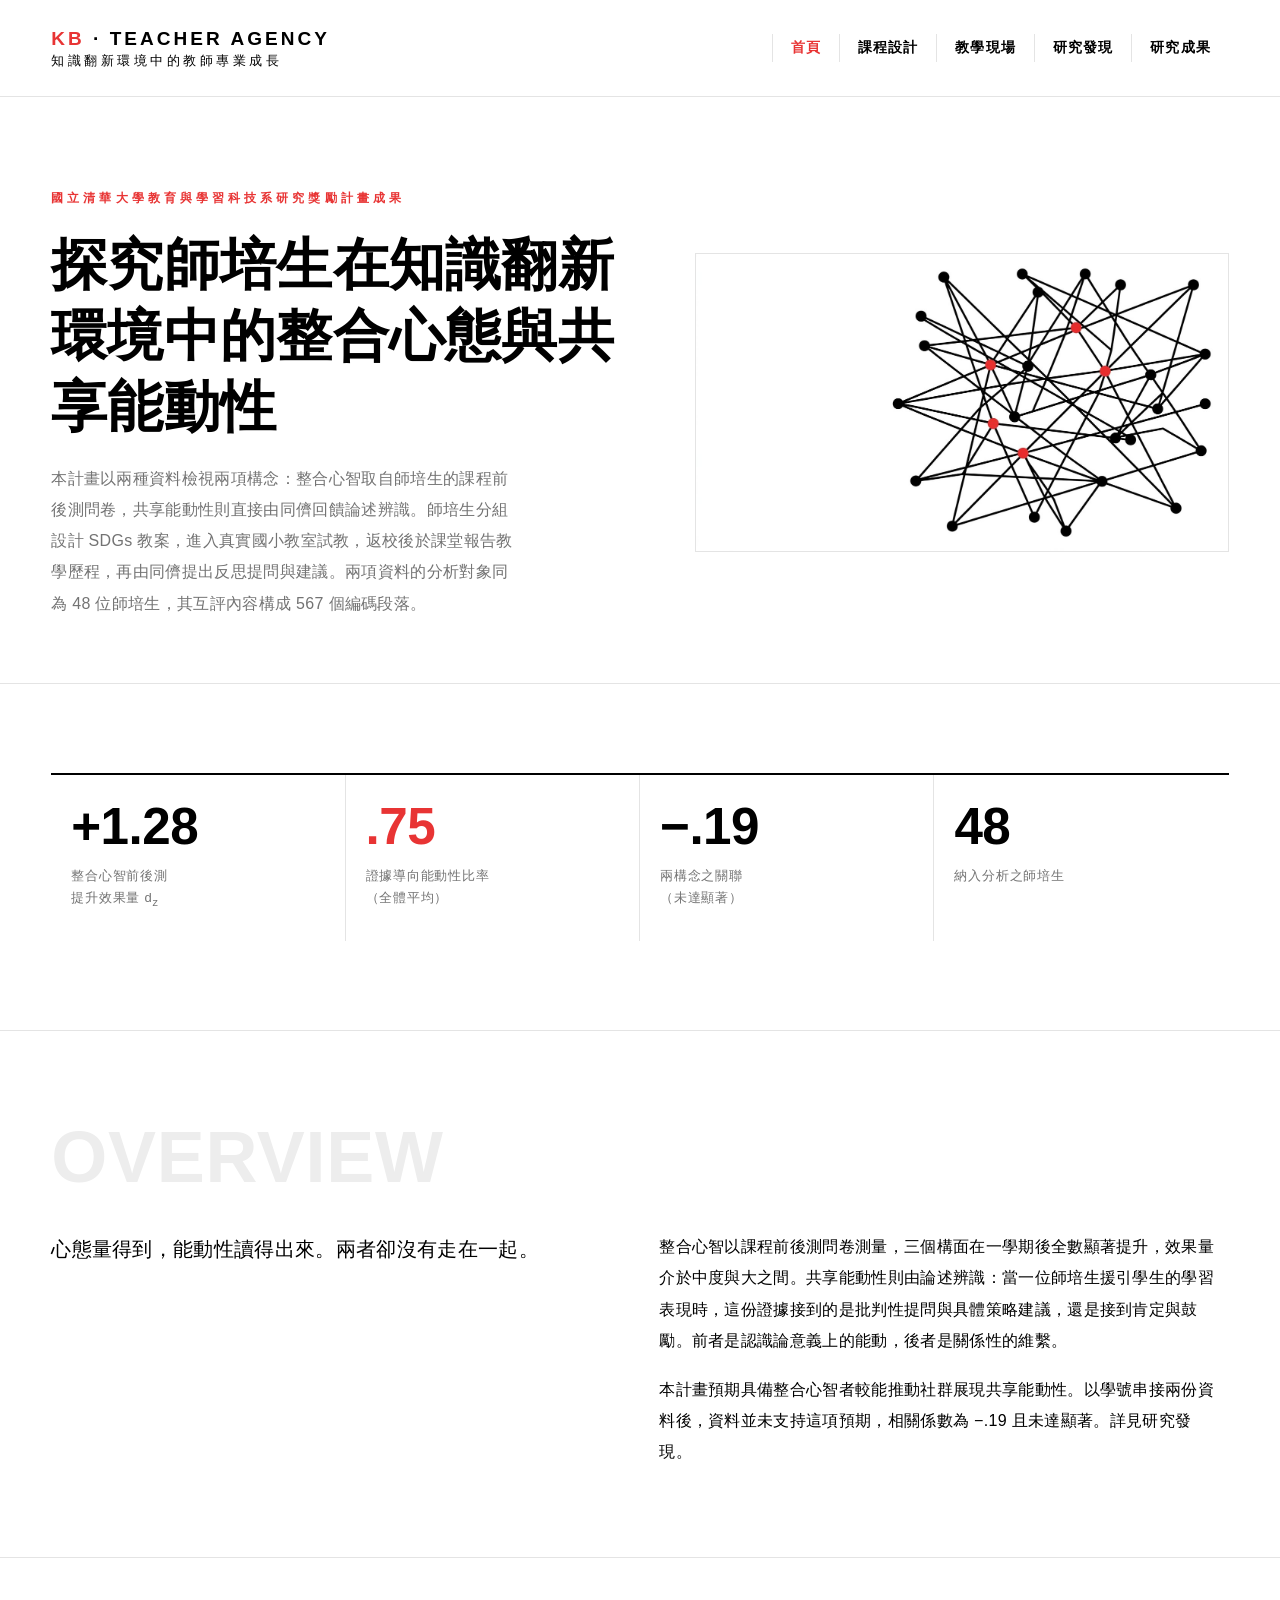
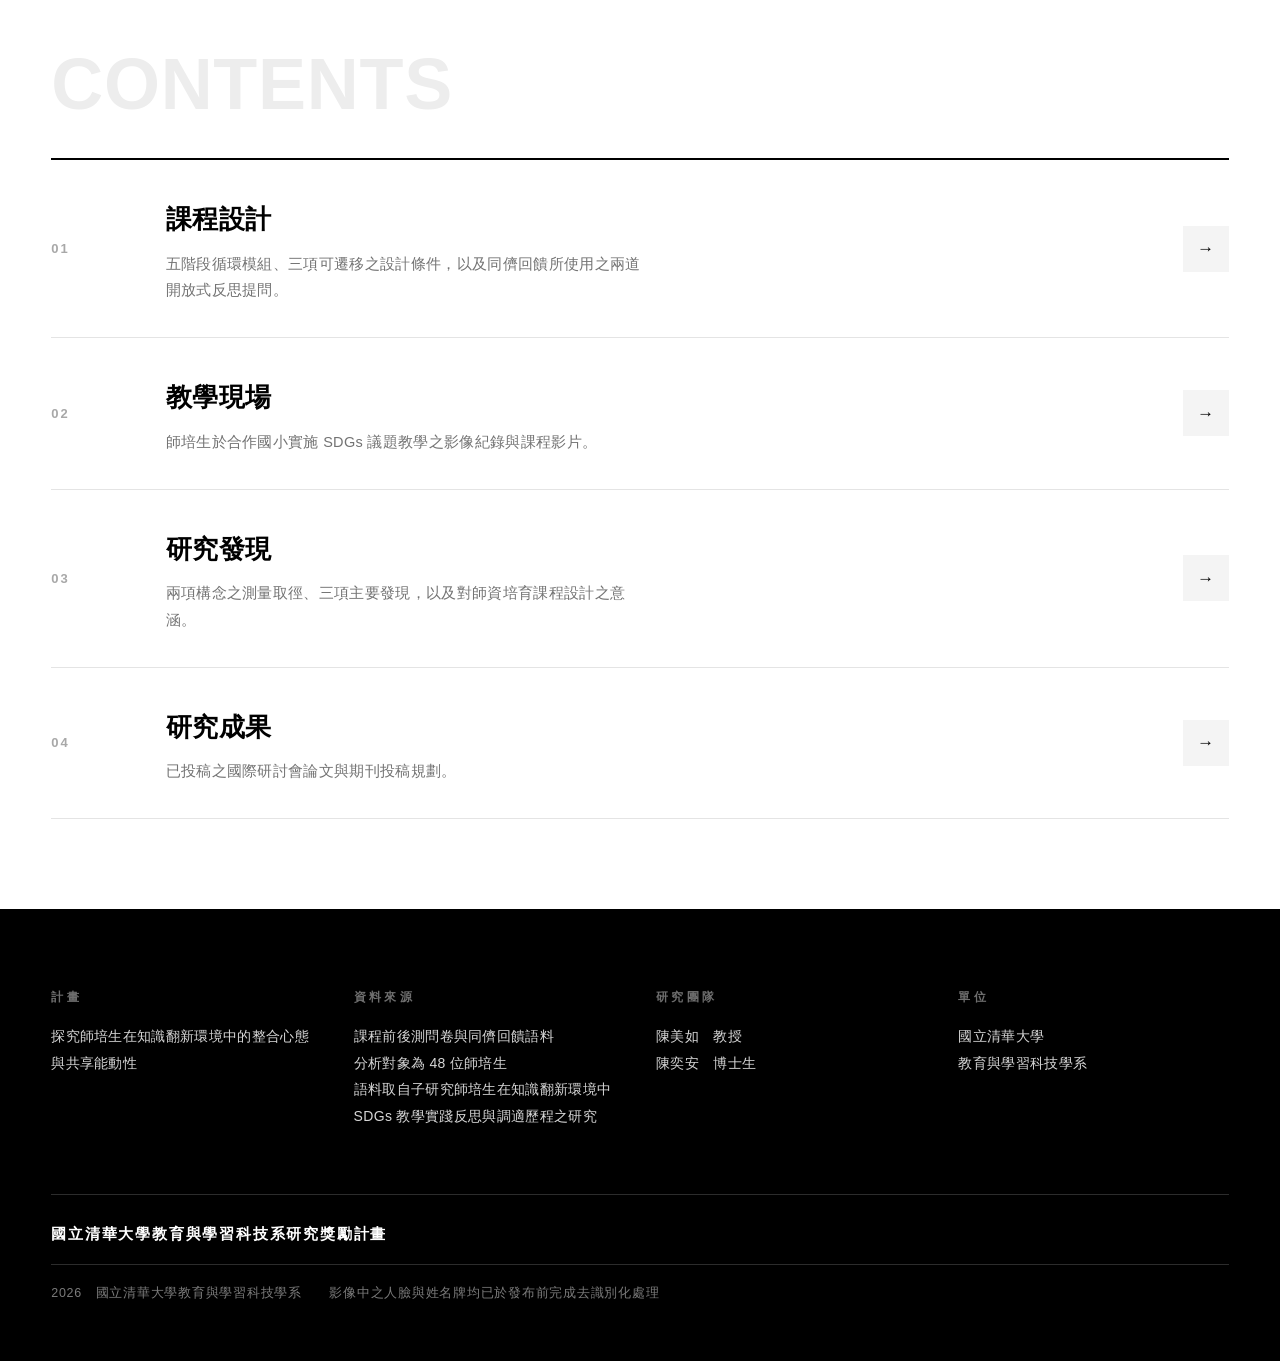
<file: index.html>
<!doctype html>
<html lang="zh-Hant">
<head>
<meta charset="utf-8">
<meta name="viewport" content="width=device-width, initial-scale=1">
<title>首頁｜探究師培生在知識翻新環境中的整合心態與共享能動性</title>
<meta name="description" content="探究師培生在知識翻新環境中的整合心態與共享能動性｜研究成果網站">
<link rel="stylesheet" href="assets/site.css?v=69a6966b">
</head>
<body>

<header class="mast">
  <div class="mast-in">
    <a class="mark" href="index.html">
      <div class="en"><span>KB</span>&nbsp;&middot;&nbsp;TEACHER AGENCY</div>
      <div class="zh">知識翻新環境中的教師專業成長</div>
    </a>
    <button class="burger" aria-label="選單"><i></i><i></i><i></i></button>
    <nav class="nav"><a href="index.html" class="on">首頁</a><a href="course.html">課程設計</a><a href="field.html">教學現場</a><a href="findings.html">研究發現</a><a href="outputs.html">研究成果</a></nav>
  </div>
</header>

<section class="ph lead">
  <div class="ph-in">
    <div class="rv">
      <div class="kicker">國立清華大學教育與學習科技系研究獎勵計畫成果</div>
      <h1>探究師培生在知識翻新環境中的整合心態與共享能動性</h1>
      <p class="stand">本計畫以兩種資料檢視兩項構念：整合心智取自師培生的課程前後測問卷，共享能動性則直接由同儕回饋論述辨識。師培生分組設計 SDGs 教案，進入真實國小教室試教，返校後於課堂報告教學歷程，再由同儕提出反思提問與建議。兩項資料的分析對象同為 48 位師培生，其互評內容構成 567 個編碼段落。</p>
    </div>
    <figure class="kv rv"><img src="assets/art/kv-home.jpg?v=034e2e5d" alt=""></figure>
  </div>
</section>

<section class="sec">
  <div class="shell">
    <div class="figs rv">
      <div class="f"><b>+1.28</b><span>整合心智前後測<br>提升效果量 d<sub>z</sub></span></div>
      <div class="f"><b>.75</b><span>證據導向能動性比率<br>（全體平均）</span></div>
      <div class="f"><b>−.19</b><span>兩構念之關聯<br>（未達顯著）</span></div>
      <div class="f"><b>48</b><span>納入分析之師培生</span></div>
    </div>
  </div>
</section>

<section class="sec">
  <div class="shell">
    <h2 class="lab rv">Overview</h2>
    <div class="cols">
      <div class="rv">
        <p class="lead-p">心態量得到，能動性讀得出來。兩者卻沒有走在一起。</p>
      </div>
      <div class="rv">
        <p>整合心智以課程前後測問卷測量，三個構面在一學期後全數顯著提升，效果量介於中度與大之間。共享能動性則由論述辨識：當一位師培生援引學生的學習表現時，這份證據接到的是批判性提問與具體策略建議，還是接到肯定與鼓勵。前者是認識論意義上的能動，後者是關係性的維繫。</p>
        <p>本計畫預期具備整合心智者較能推動社群展現共享能動性。以學號串接兩份資料後，資料並未支持這項預期，相關係數為 −.19 且未達顯著。詳見研究發現。</p>
      </div>
    </div>
  </div>
</section>

<section class="sec">
  <div class="shell">
    <h2 class="lab rv">Contents</h2>
    <div class="index-list rv">
      <a class="ix" href="course.html">
        <div class="n">01</div>
        <div><h3>課程設計</h3><p>五階段循環模組、三項可遷移之設計條件，以及同儕回饋所使用之兩道開放式反思提問。</p></div>
        <div class="go">→</div>
      </a>
      <a class="ix" href="field.html">
        <div class="n">02</div>
        <div><h3>教學現場</h3><p>師培生於合作國小實施 SDGs 議題教學之影像紀錄與課程影片。</p></div>
        <div class="go">→</div>
      </a>
      <a class="ix" href="findings.html">
        <div class="n">03</div>
        <div><h3>研究發現</h3><p>兩項構念之測量取徑、三項主要發現，以及對師資培育課程設計之意涵。</p></div>
        <div class="go">→</div>
      </a>
      <a class="ix" href="outputs.html">
        <div class="n">04</div>
        <div><h3>研究成果</h3><p>已投稿之國際研討會論文與期刊投稿規劃。</p></div>
        <div class="go">→</div>
      </a>
    </div>
  </div>
</section>


<footer class="foot">
  <div class="shell">
    <div class="grid">
      <div>
        <h4>計畫</h4>
        <p>探究師培生在知識翻新環境中的整合心態與共享能動性</p>
      </div>
      <div>
        <h4>資料來源</h4>
        <p>課程前後測問卷與同儕回饋語料<br>分析對象為 48 位師培生<br>語料取自子研究師培生在知識翻新環境中 SDGs 教學實踐反思與調適歷程之研究</p>
      </div>
      <div>
        <h4>研究團隊</h4>
        <p>陳美如　教授<br>陳奕安　博士生</p>
      </div>
      <div>
        <h4>單位</h4>
        <p>國立清華大學<br>教育與學習科技學系</p>
      </div>
    </div>
    <div class="fund">國立清華大學教育與學習科技系研究獎勵計畫</div>
    <div class="bar">2026　國立清華大學教育與學習科技學系　　影像中之人臉與姓名牌均已於發布前完成去識別化處理</div>
  </div>
</footer>

<div class="lb" id="lb"><button class="x" id="lbx" aria-label="關閉">×</button><div id="lbBody"></div><div class="cap" id="lbCap"></div></div>

<script src="assets/manifest.js?v=47760fdc"></script>
<script src="assets/site.js?v=cc3c981f"></script>
</body>
</html>
</file>
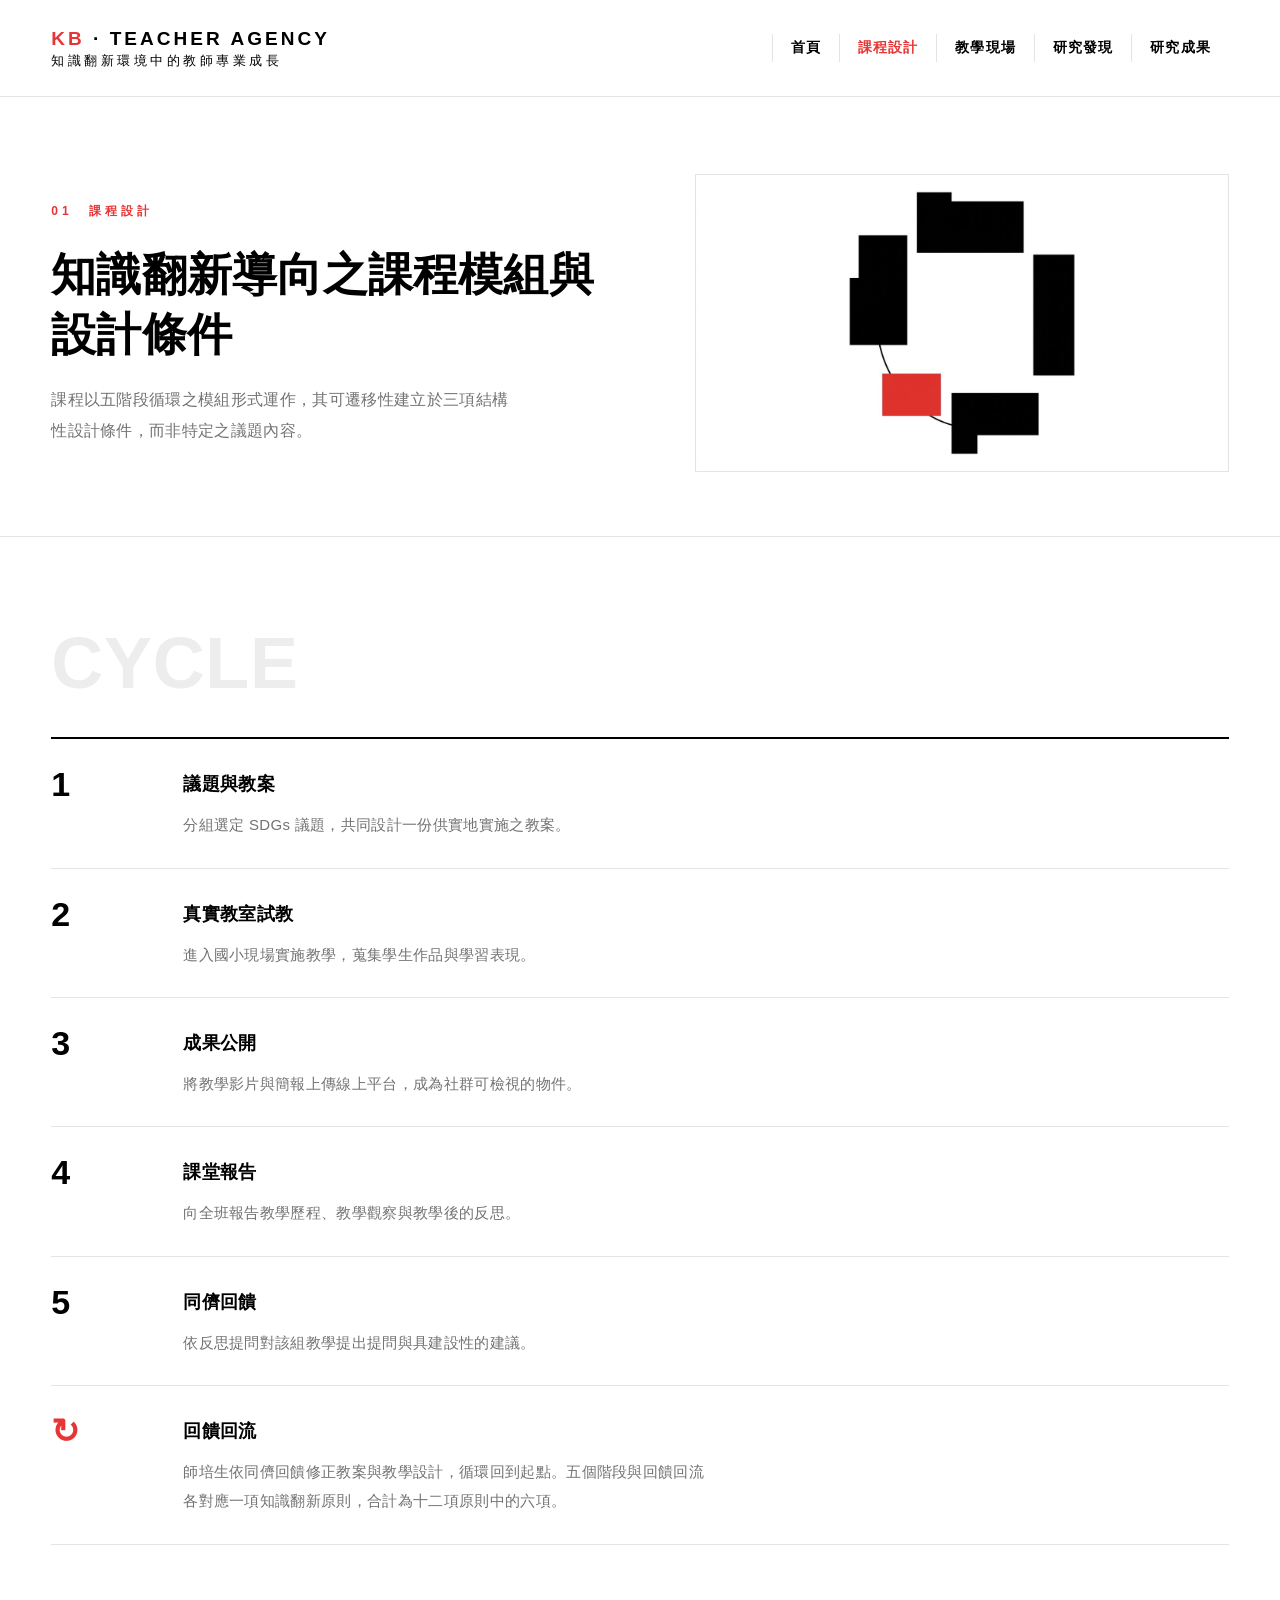
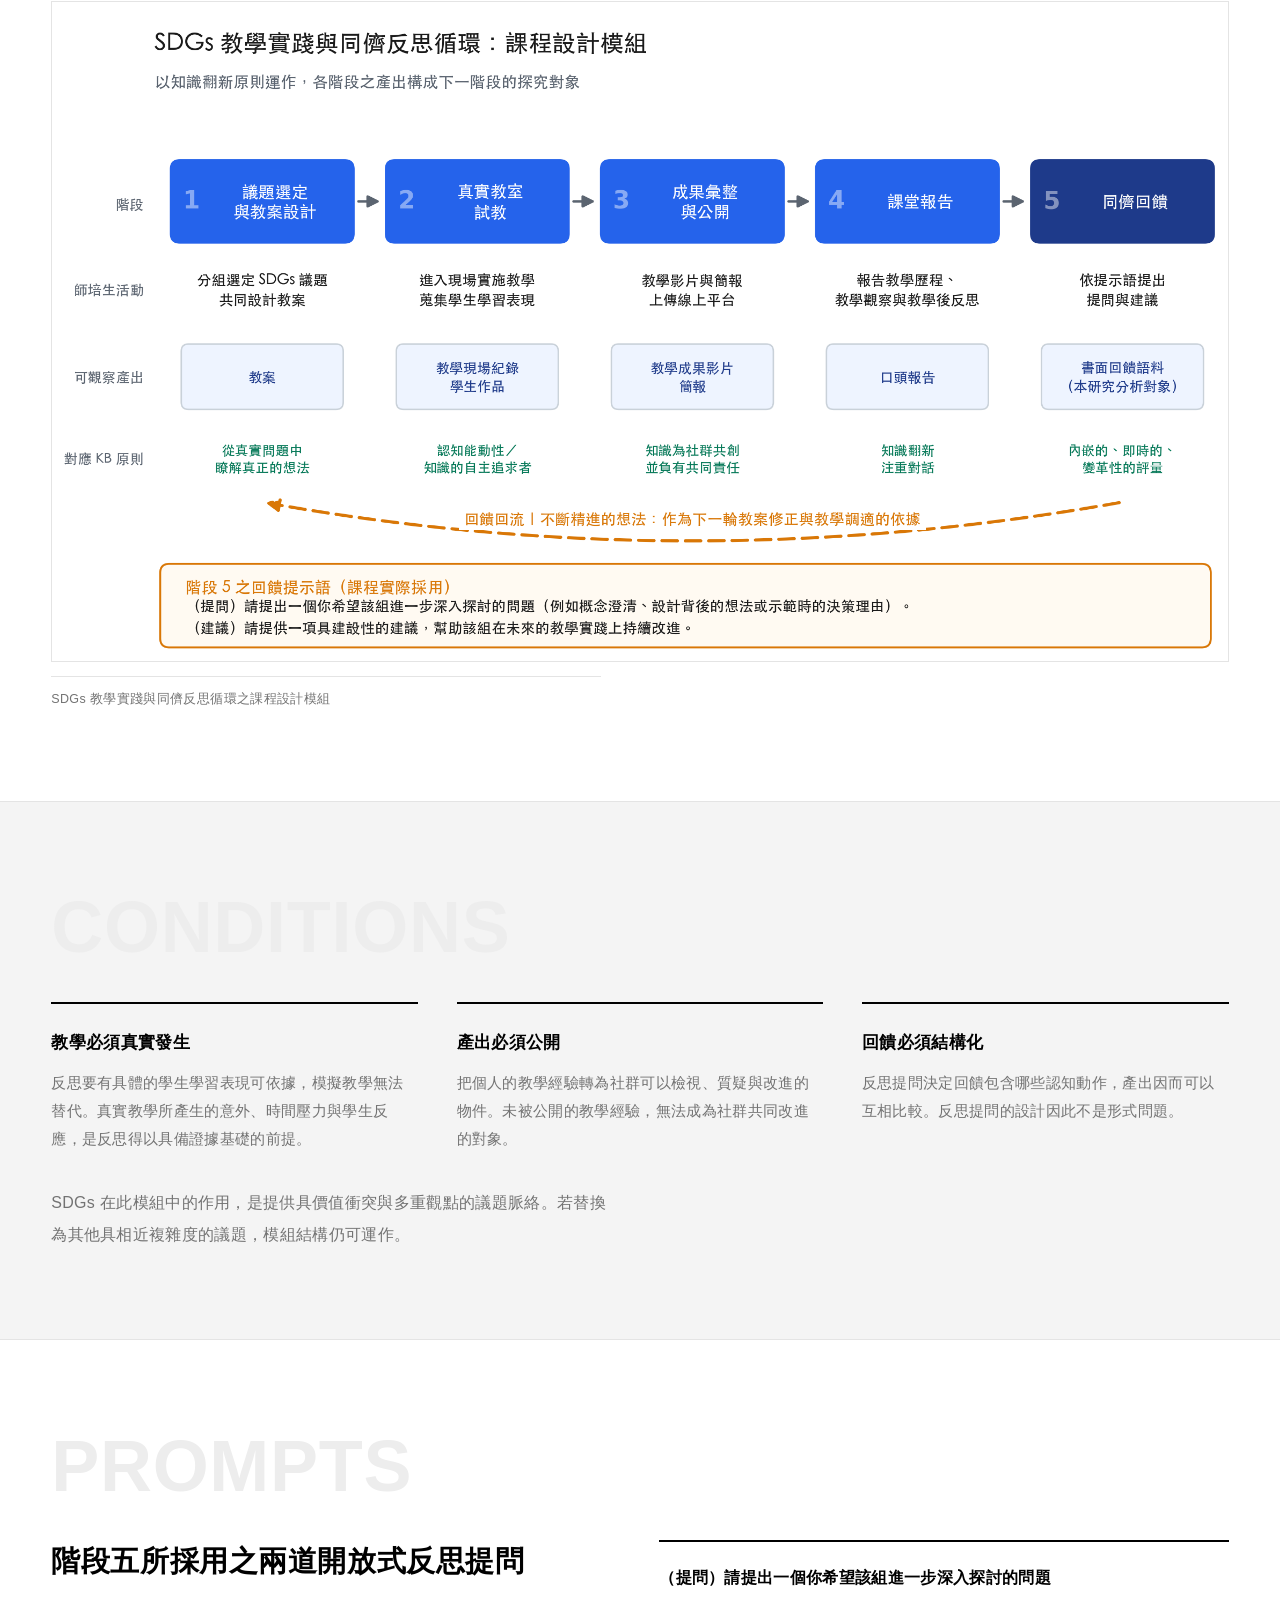
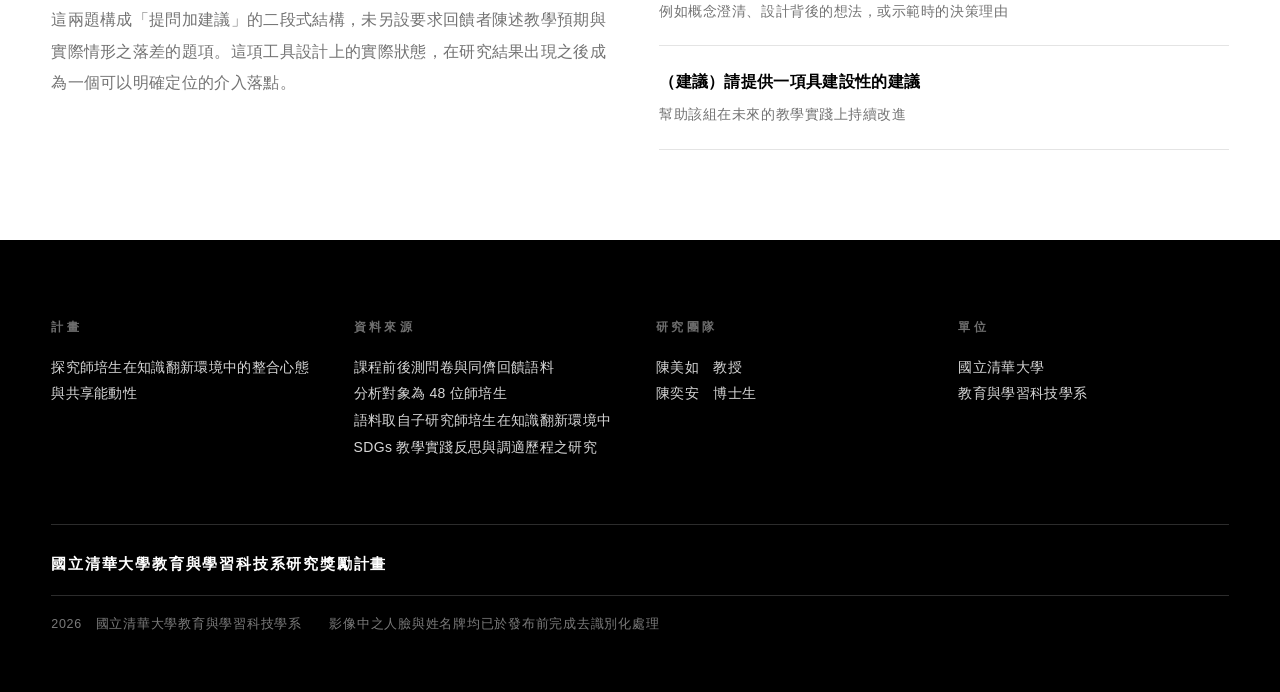
<file: course.html>
<!doctype html>
<html lang="zh-Hant">
<head>
<meta charset="utf-8">
<meta name="viewport" content="width=device-width, initial-scale=1">
<title>課程設計｜探究師培生在知識翻新環境中的整合心態與共享能動性</title>
<meta name="description" content="五階段循環模組、三項可遷移的設計條件與同儕回饋反思提問">
<link rel="stylesheet" href="assets/site.css?v=69a6966b">
</head>
<body>

<header class="mast">
  <div class="mast-in">
    <a class="mark" href="index.html">
      <div class="en"><span>KB</span>&nbsp;&middot;&nbsp;TEACHER AGENCY</div>
      <div class="zh">知識翻新環境中的教師專業成長</div>
    </a>
    <button class="burger" aria-label="選單"><i></i><i></i><i></i></button>
    <nav class="nav"><a href="index.html">首頁</a><a href="course.html" class="on">課程設計</a><a href="field.html">教學現場</a><a href="findings.html">研究發現</a><a href="outputs.html">研究成果</a></nav>
  </div>
</header>

<section class="ph">
  <div class="ph-in">
    <div class="rv">
      <div class="kicker">01　課程設計</div>
      <h1>知識翻新導向之課程模組與設計條件</h1>
      <p class="stand">課程以五階段循環之模組形式運作，其可遷移性建立於三項結構性設計條件，而非特定之議題內容。</p>
    </div>
    <figure class="kv rv"><img src="assets/art/kv-course.jpg?v=c03cd219" alt=""></figure>
  </div>
</section>

<section class="sec">
  <div class="shell">
    <h2 class="lab rv">Cycle</h2>
    <div class="stage rv"><div class="n">1</div><div><h3>議題與教案</h3><p>分組選定 SDGs 議題，共同設計一份供實地實施之教案。</p></div></div>
    <div class="stage rv"><div class="n">2</div><div><h3>真實教室試教</h3><p>進入國小現場實施教學，蒐集學生作品與學習表現。</p></div></div>
    <div class="stage rv"><div class="n">3</div><div><h3>成果公開</h3><p>將教學影片與簡報上傳線上平台，成為社群可檢視的物件。</p></div></div>
    <div class="stage rv"><div class="n">4</div><div><h3>課堂報告</h3><p>向全班報告教學歷程、教學觀察與教學後的反思。</p></div></div>
    <div class="stage rv"><div class="n">5</div><div><h3>同儕回饋</h3><p>依反思提問對該組教學提出提問與具建設性的建議。</p></div></div>
    <div class="stage loop rv"><div class="n">↻</div><div><h3>回饋回流</h3><p>師培生依同儕回饋修正教案與教學設計，循環回到起點。五個階段與回饋回流各對應一項知識翻新原則，合計為十二項原則中的六項。</p></div></div>
    <figure class="plate rv"><img src="assets/figs/module_zh.png?v=f2354b59" alt="課程設計模組">
      <figcaption>SDGs 教學實踐與同儕反思循環之課程設計模組</figcaption></figure>
  </div>
</section>

<section class="sec wash">
  <div class="shell">
    <h2 class="lab rv">Conditions</h2>
    <div class="cols">
      <div class="cond rv"><h3>教學必須真實發生</h3><p>反思要有具體的學生學習表現可依據，模擬教學無法替代。真實教學所產生的意外、時間壓力與學生反應，是反思得以具備證據基礎的前提。</p></div>
      <div class="cond rv"><h3>產出必須公開</h3><p>把個人的教學經驗轉為社群可以檢視、質疑與改進的物件。未被公開的教學經驗，無法成為社群共同改進的對象。</p></div>
      <div class="cond rv"><h3>回饋必須結構化</h3><p>反思提問決定回饋包含哪些認知動作，產出因而可以互相比較。反思提問的設計因此不是形式問題。</p></div>
    </div>
    <p class="muted rv" style="margin-top:34px">SDGs 在此模組中的作用，是提供具價值衝突與多重觀點的議題脈絡。若替換為其他具相近複雜度的議題，模組結構仍可運作。</p>
  </div>
</section>

<section class="sec">
  <div class="shell">
    <h2 class="lab rv">Prompts</h2>
    <div class="cols">
      <div class="rv">
        <h2>階段五所採用之兩道開放式反思提問</h2>
        <p class="muted">這兩題構成「提問加建議」的二段式結構，未另設要求回饋者陳述教學預期與實際情形之落差的題項。這項工具設計上的實際狀態，在研究結果出現之後成為一個可以明確定位的介入落點。</p>
      </div>
      <div class="list rv">
        <ul>
          <li><div class="t">（提問）請提出一個你希望該組進一步深入探討的問題</div><div class="m">例如概念澄清、設計背後的想法，或示範時的決策理由</div></li>
          <li><div class="t">（建議）請提供一項具建設性的建議</div><div class="m">幫助該組在未來的教學實踐上持續改進</div></li>
        </ul>
      </div>
    </div>
  </div>
</section>


<footer class="foot">
  <div class="shell">
    <div class="grid">
      <div>
        <h4>計畫</h4>
        <p>探究師培生在知識翻新環境中的整合心態與共享能動性</p>
      </div>
      <div>
        <h4>資料來源</h4>
        <p>課程前後測問卷與同儕回饋語料<br>分析對象為 48 位師培生<br>語料取自子研究師培生在知識翻新環境中 SDGs 教學實踐反思與調適歷程之研究</p>
      </div>
      <div>
        <h4>研究團隊</h4>
        <p>陳美如　教授<br>陳奕安　博士生</p>
      </div>
      <div>
        <h4>單位</h4>
        <p>國立清華大學<br>教育與學習科技學系</p>
      </div>
    </div>
    <div class="fund">國立清華大學教育與學習科技系研究獎勵計畫</div>
    <div class="bar">2026　國立清華大學教育與學習科技學系　　影像中之人臉與姓名牌均已於發布前完成去識別化處理</div>
  </div>
</footer>

<div class="lb" id="lb"><button class="x" id="lbx" aria-label="關閉">×</button><div id="lbBody"></div><div class="cap" id="lbCap"></div></div>

<script src="assets/manifest.js?v=47760fdc"></script>
<script src="assets/site.js?v=cc3c981f"></script>
</body>
</html>
</file>
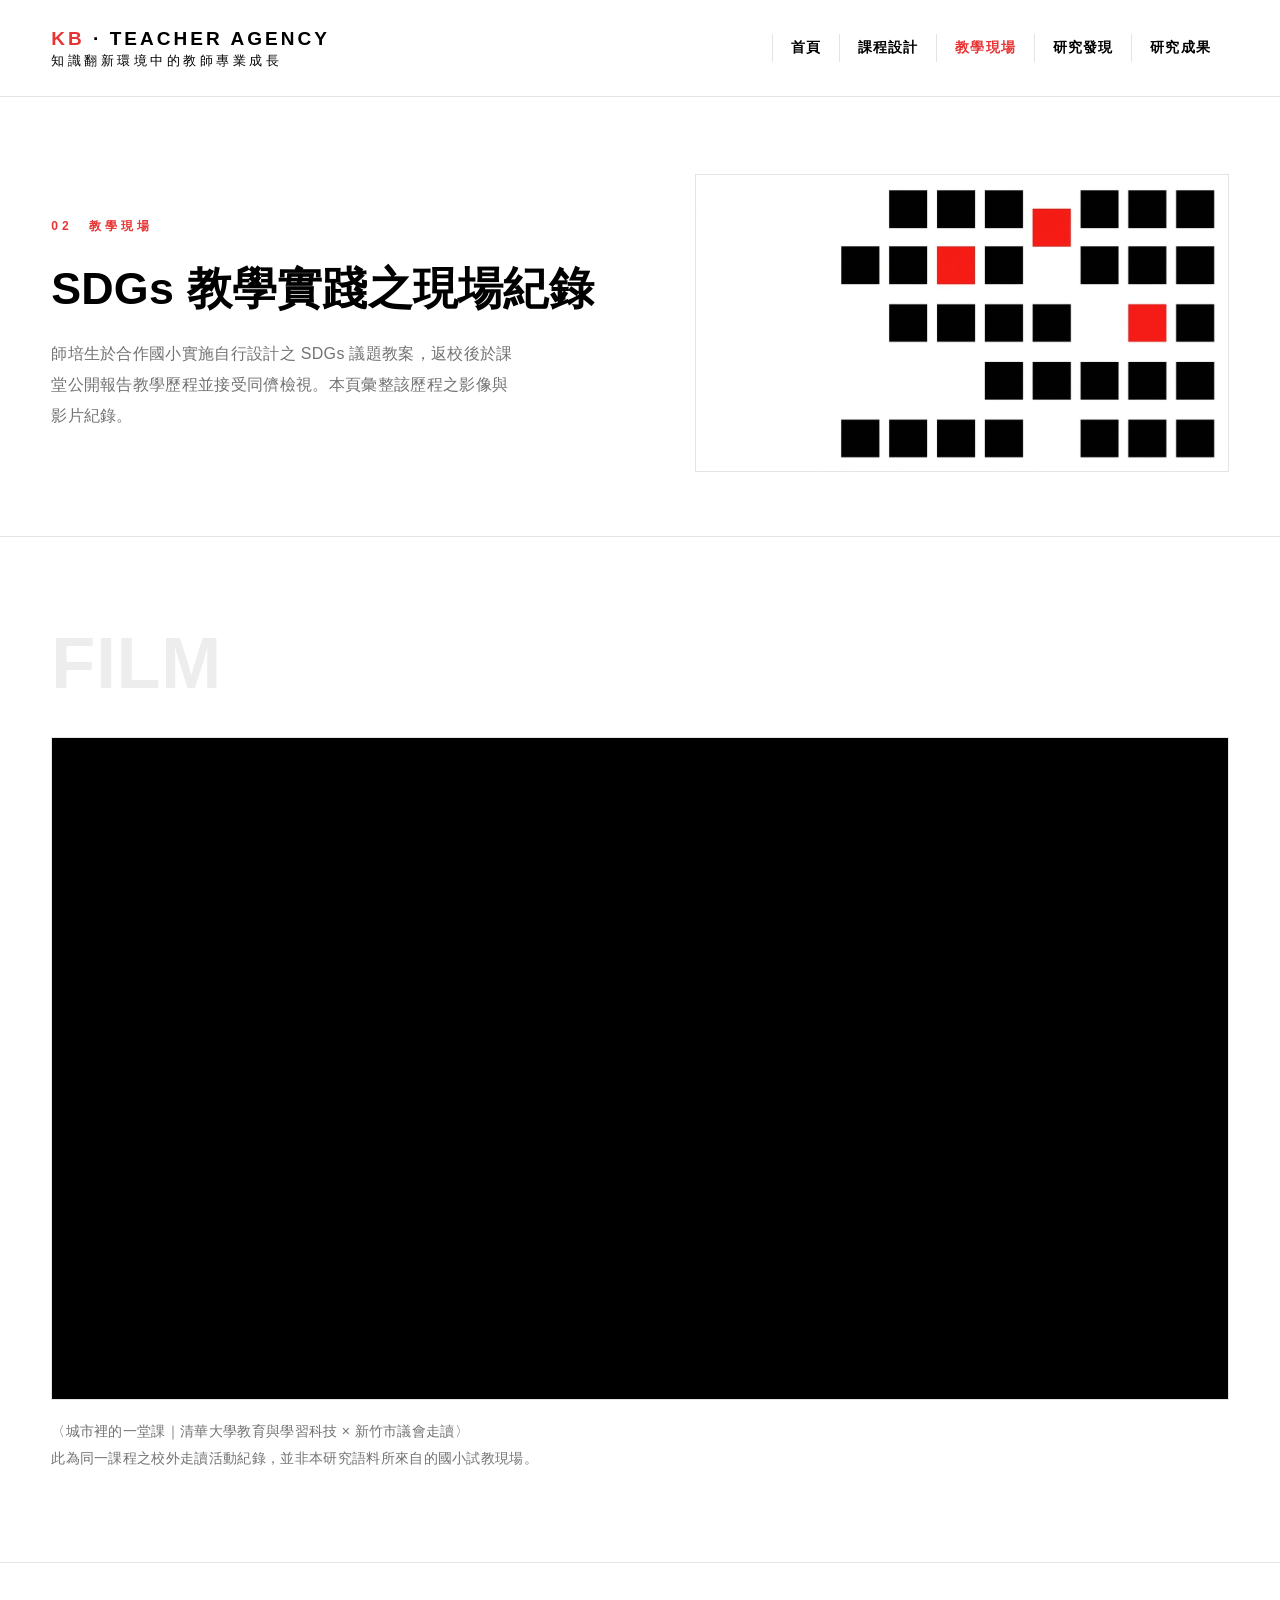
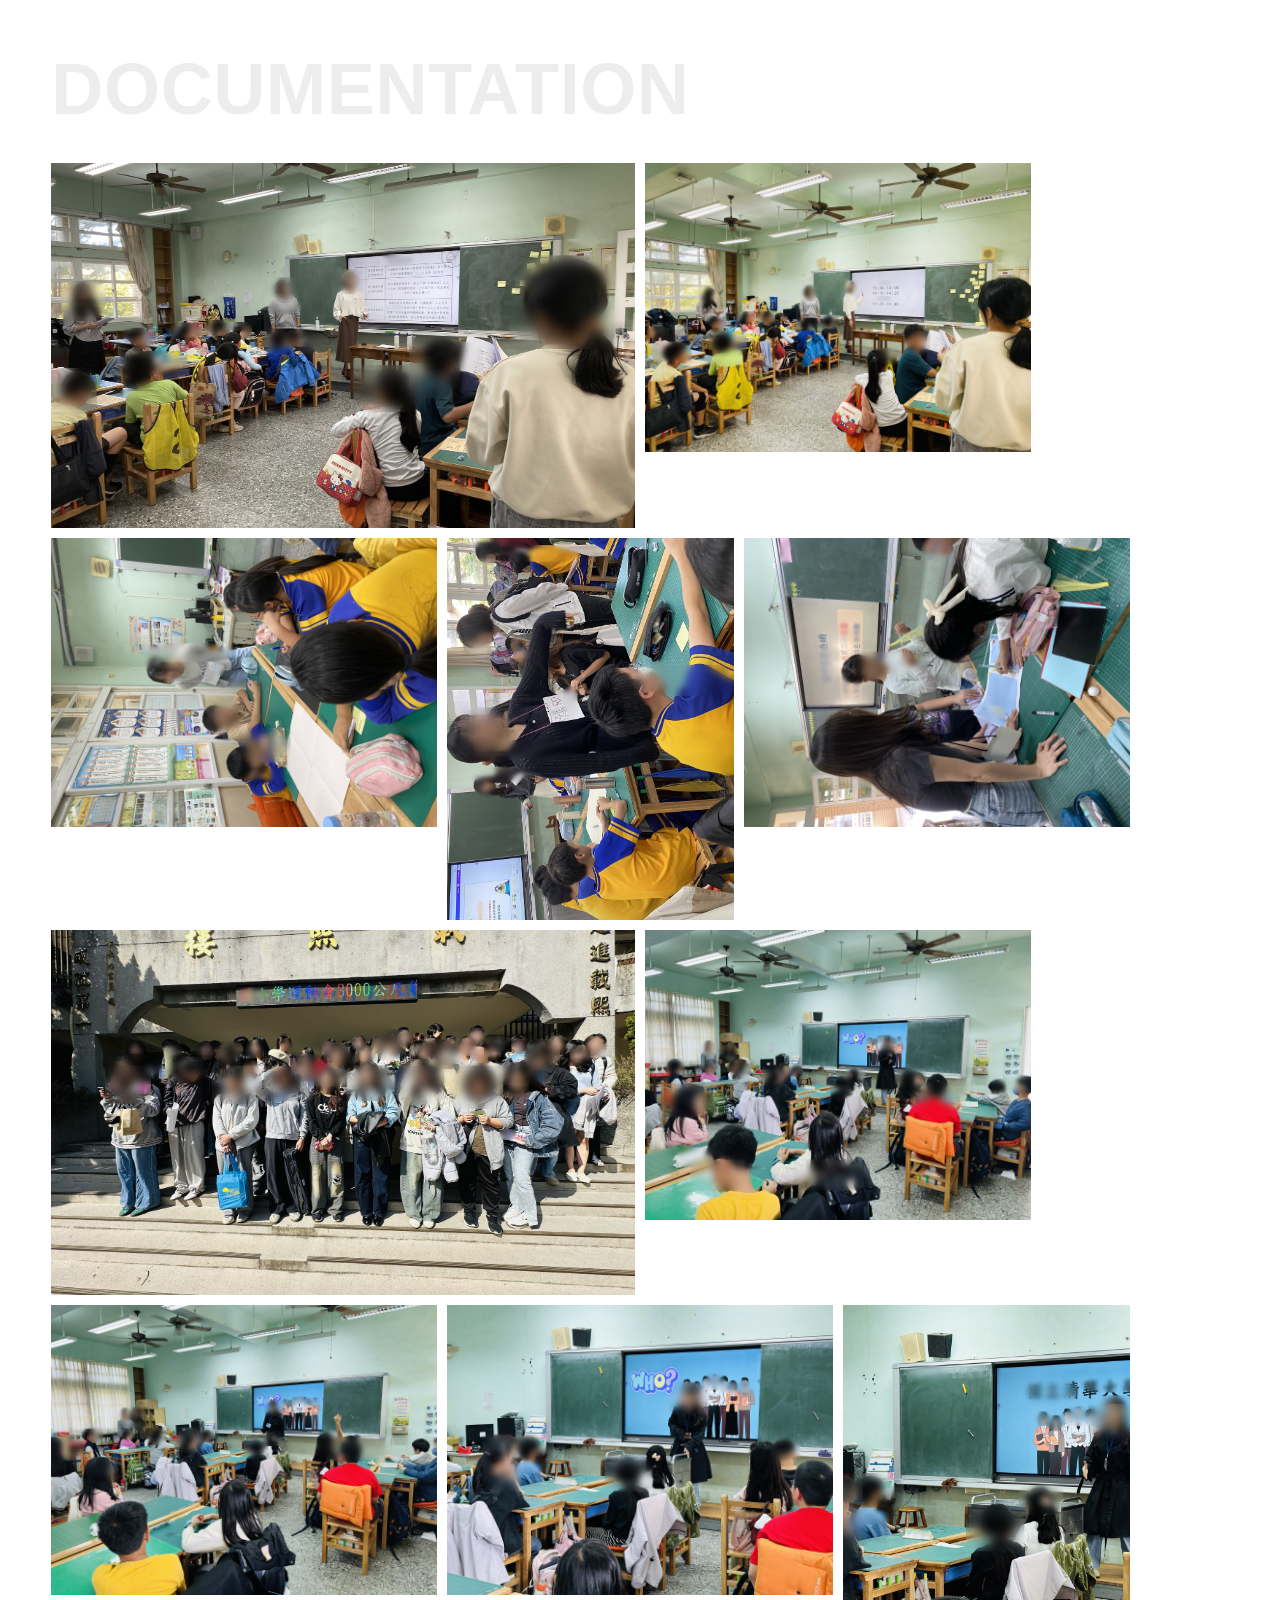
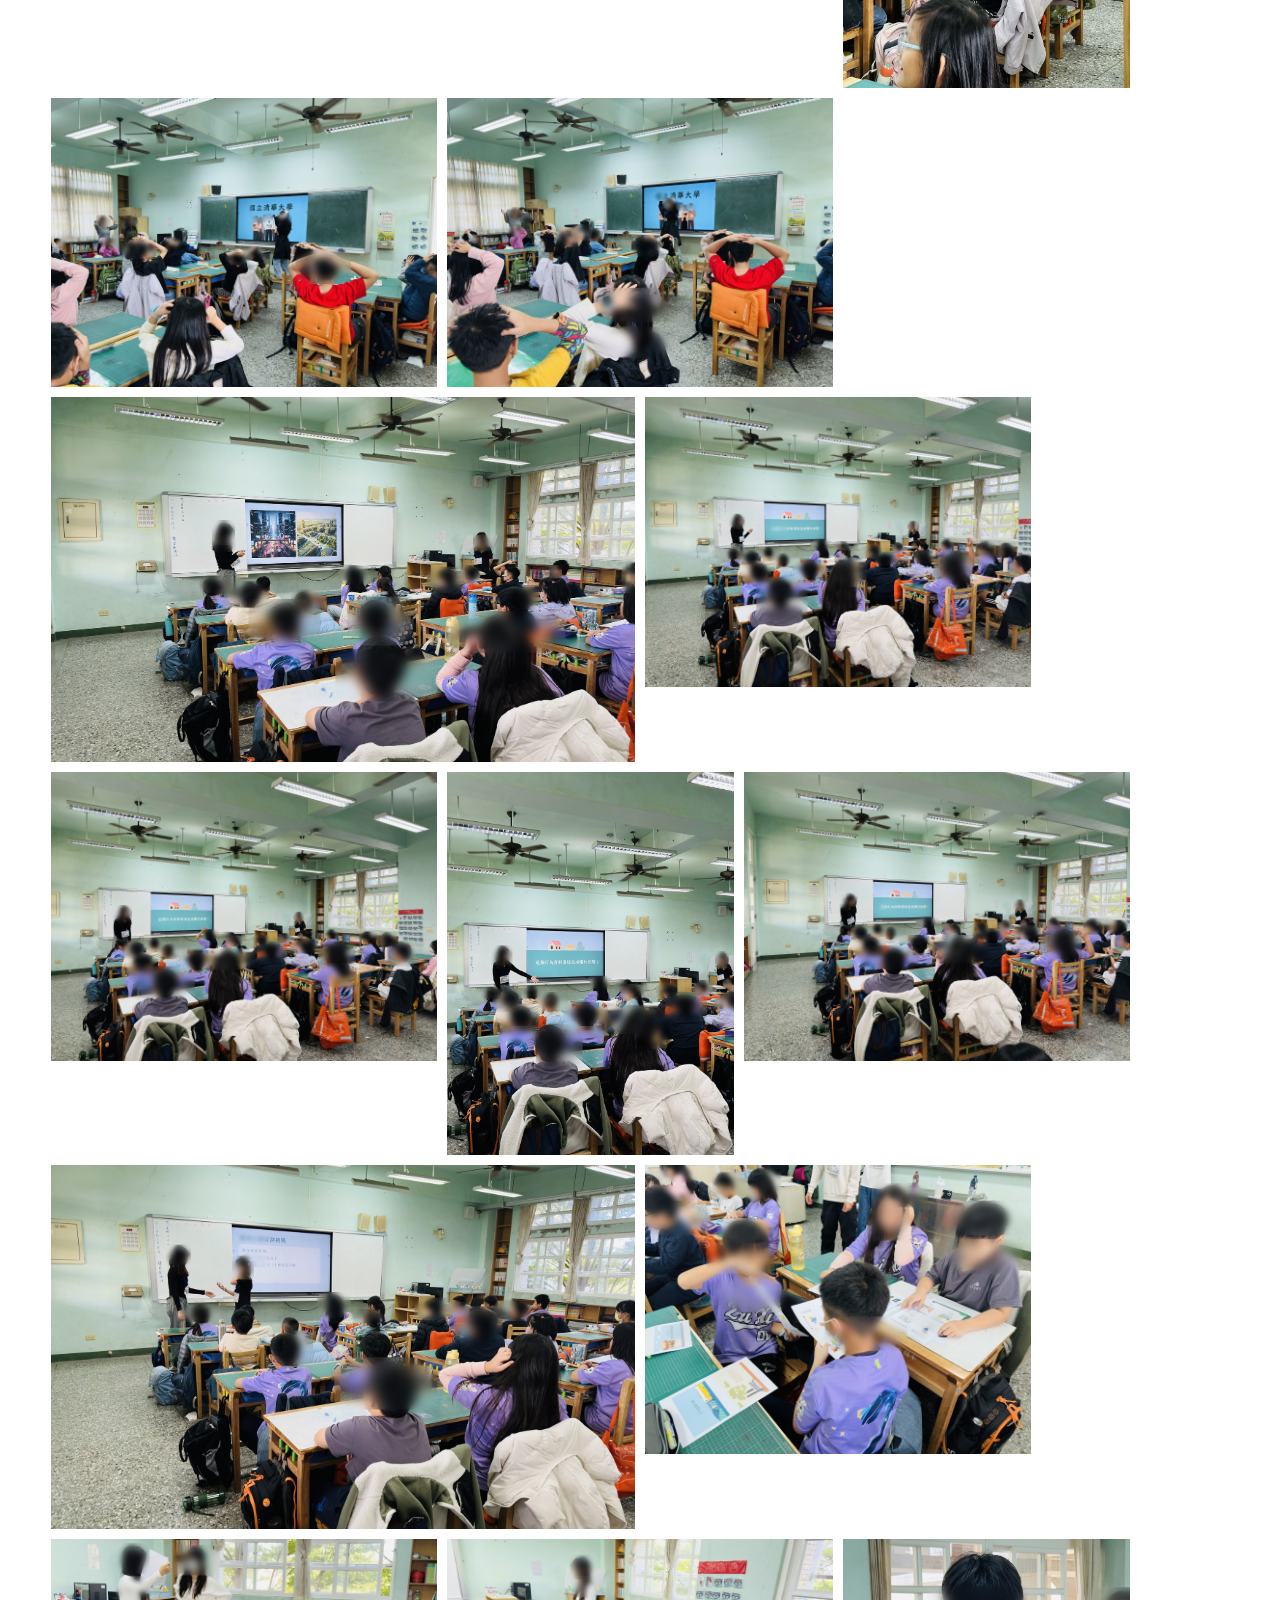
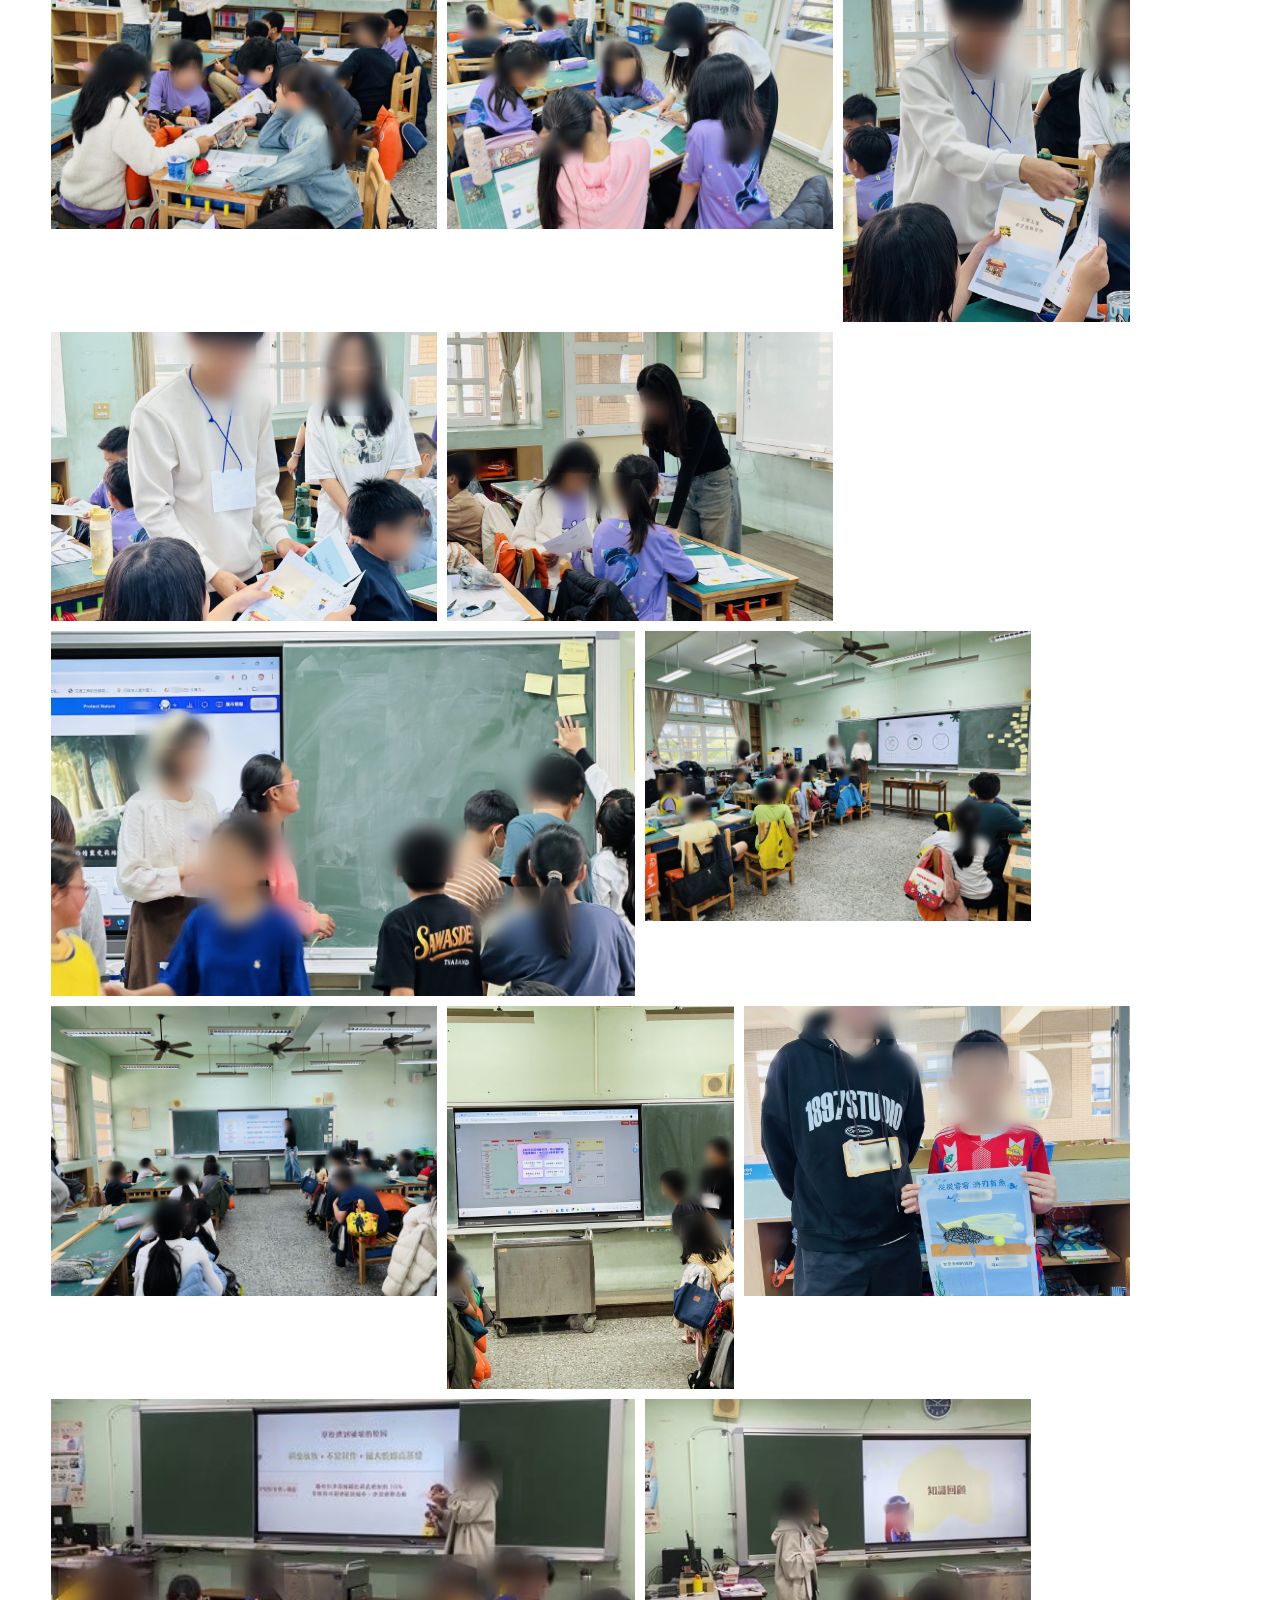
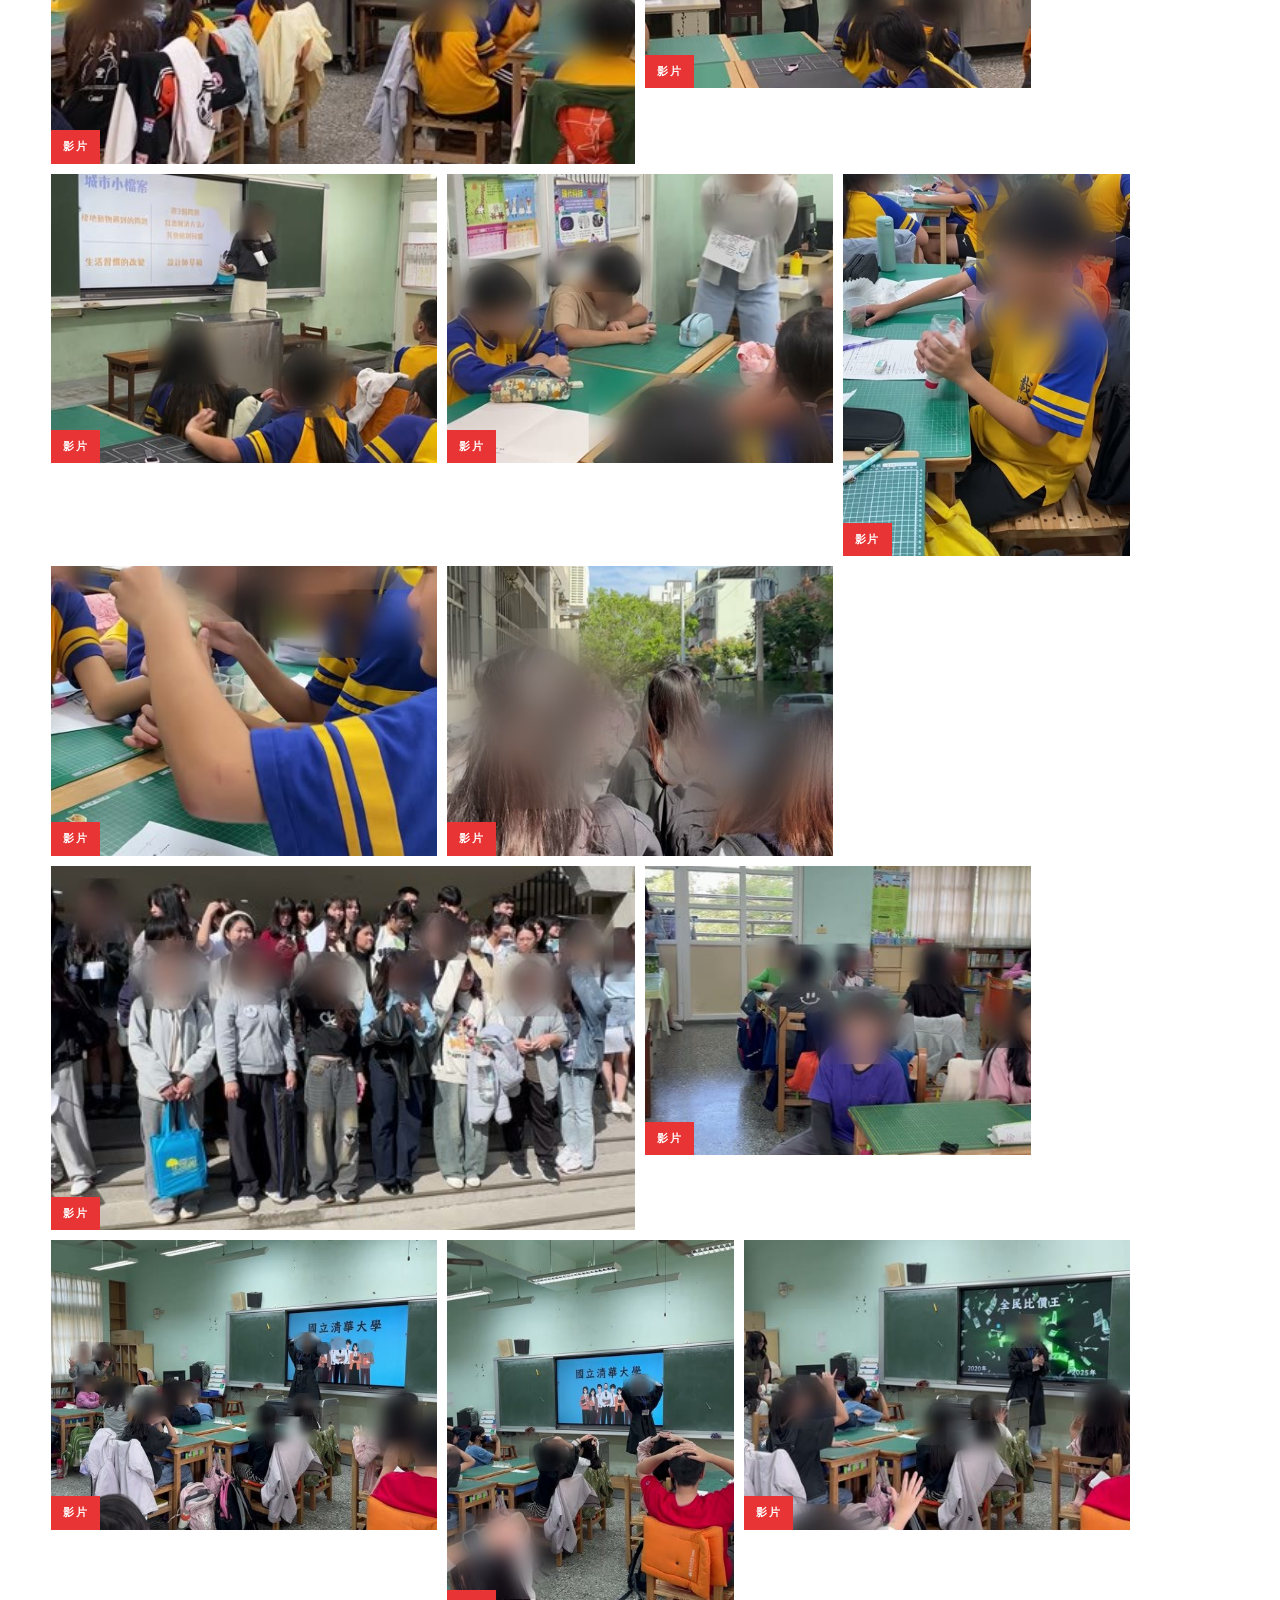
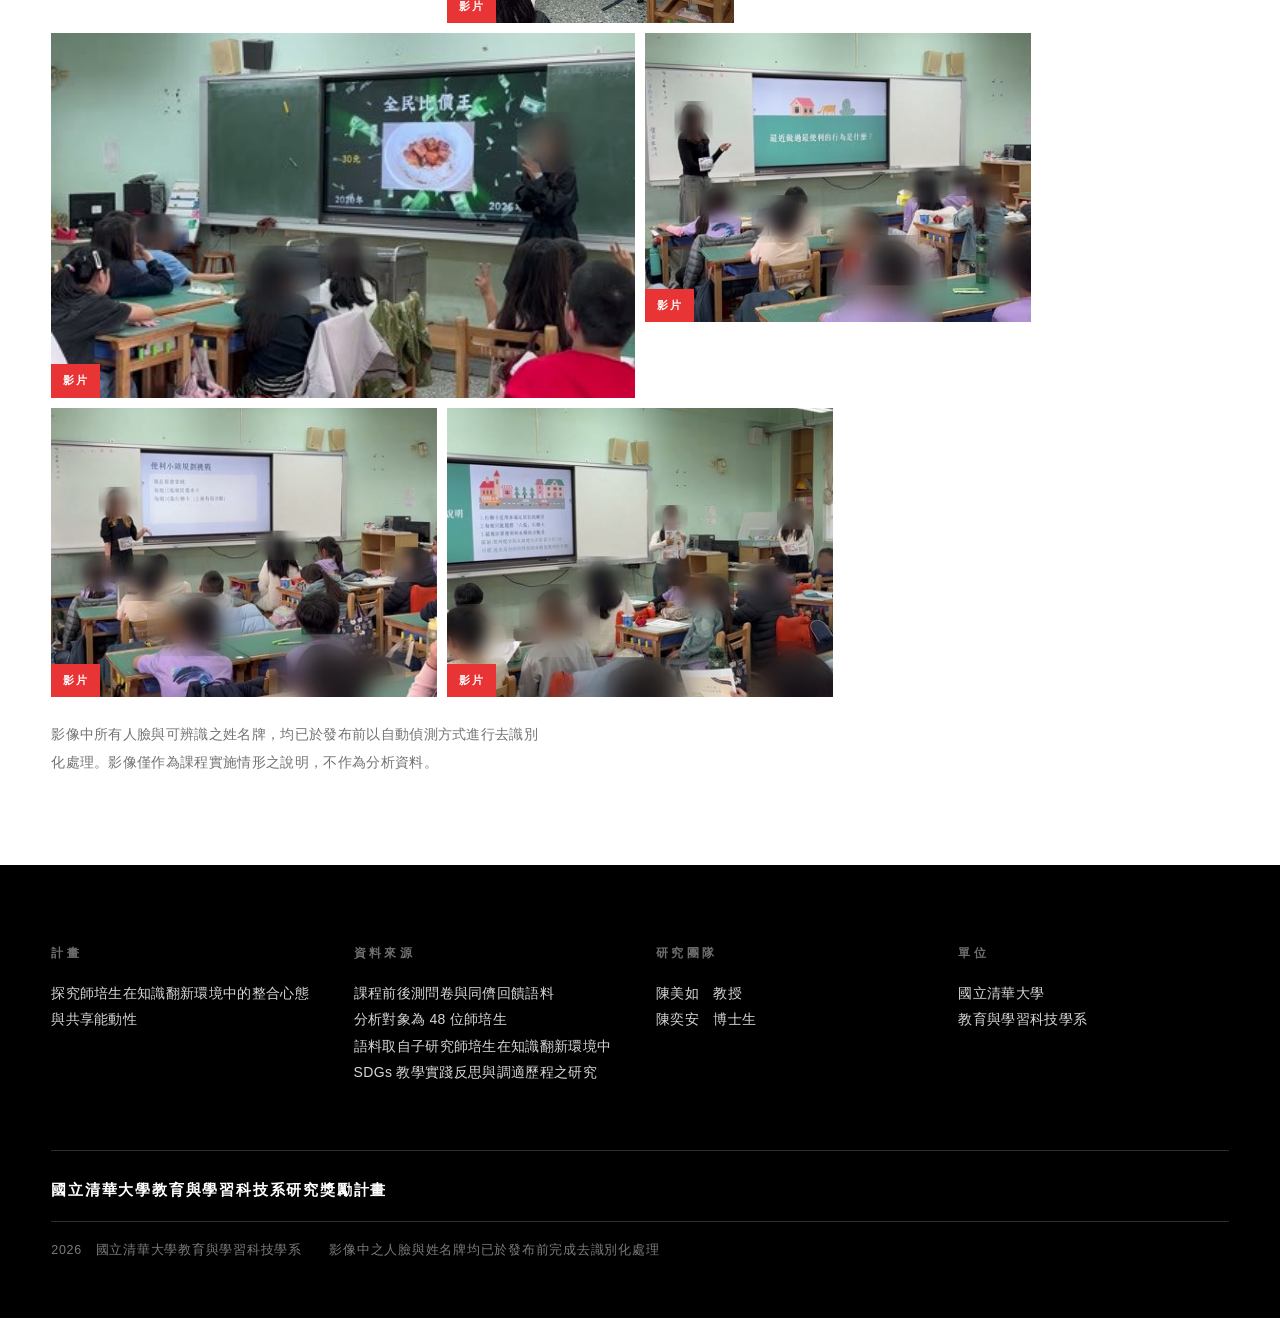
<file: field.html>
<!doctype html>
<html lang="zh-Hant">
<head>
<meta charset="utf-8">
<meta name="viewport" content="width=device-width, initial-scale=1">
<title>教學現場｜探究師培生在知識翻新環境中的整合心態與共享能動性</title>
<meta name="description" content="師培生進入國小實施 SDGs 議題教學的影像與影片紀錄">
<link rel="stylesheet" href="assets/site.css?v=69a6966b">
</head>
<body>

<header class="mast">
  <div class="mast-in">
    <a class="mark" href="index.html">
      <div class="en"><span>KB</span>&nbsp;&middot;&nbsp;TEACHER AGENCY</div>
      <div class="zh">知識翻新環境中的教師專業成長</div>
    </a>
    <button class="burger" aria-label="選單"><i></i><i></i><i></i></button>
    <nav class="nav"><a href="index.html">首頁</a><a href="course.html">課程設計</a><a href="field.html" class="on">教學現場</a><a href="findings.html">研究發現</a><a href="outputs.html">研究成果</a></nav>
  </div>
</header>

<section class="ph">
  <div class="ph-in">
    <div class="rv">
      <div class="kicker">02　教學現場</div>
      <h1>SDGs 教學實踐之現場紀錄</h1>
      <p class="stand">師培生於合作國小實施自行設計之 SDGs 議題教案，返校後於課堂公開報告教學歷程並接受同儕檢視。本頁彙整該歷程之影像與影片紀錄。</p>
    </div>
    <figure class="kv rv"><img src="assets/art/kv-field.jpg?v=9c8868ce" alt=""></figure>
  </div>
</section>

<section class="sec">
  <div class="shell">
    <h2 class="lab rv">Film</h2>
    <div class="video rv">
      <iframe src="https://www.youtube-nocookie.com/embed/HcSE4TcQCNo" title="城市裡的一堂課" allow="accelerometer; clipboard-write; encrypted-media; gyroscope; picture-in-picture" allowfullscreen loading="lazy"></iframe>
    </div>
    <p class="muted rv" style="margin-top:18px; font-size:14px">〈城市裡的一堂課｜清華大學教育與學習科技 × 新竹市議會走讀〉<br>此為同一課程之校外走讀活動紀錄，並非本研究語料所來自的國小試教現場。</p>
  </div>
</section>

<section class="sec">
  <div class="shell">
    <h2 class="lab rv">Documentation</h2>
    <div class="gal rv" id="gal"></div>
    <p class="muted rv" style="margin-top:24px; font-size:14px">影像中所有人臉與可辨識之姓名牌，均已於發布前以自動偵測方式進行去識別化處理。影像僅作為課程實施情形之說明，不作為分析資料。</p>
  </div>
</section>



<footer class="foot">
  <div class="shell">
    <div class="grid">
      <div>
        <h4>計畫</h4>
        <p>探究師培生在知識翻新環境中的整合心態與共享能動性</p>
      </div>
      <div>
        <h4>資料來源</h4>
        <p>課程前後測問卷與同儕回饋語料<br>分析對象為 48 位師培生<br>語料取自子研究師培生在知識翻新環境中 SDGs 教學實踐反思與調適歷程之研究</p>
      </div>
      <div>
        <h4>研究團隊</h4>
        <p>陳美如　教授<br>陳奕安　博士生</p>
      </div>
      <div>
        <h4>單位</h4>
        <p>國立清華大學<br>教育與學習科技學系</p>
      </div>
    </div>
    <div class="fund">國立清華大學教育與學習科技系研究獎勵計畫</div>
    <div class="bar">2026　國立清華大學教育與學習科技學系　　影像中之人臉與姓名牌均已於發布前完成去識別化處理</div>
  </div>
</footer>

<div class="lb" id="lb"><button class="x" id="lbx" aria-label="關閉">×</button><div id="lbBody"></div><div class="cap" id="lbCap"></div></div>

<script src="assets/manifest.js?v=47760fdc"></script>
<script src="assets/site.js?v=cc3c981f"></script>
</body>
</html>
</file>
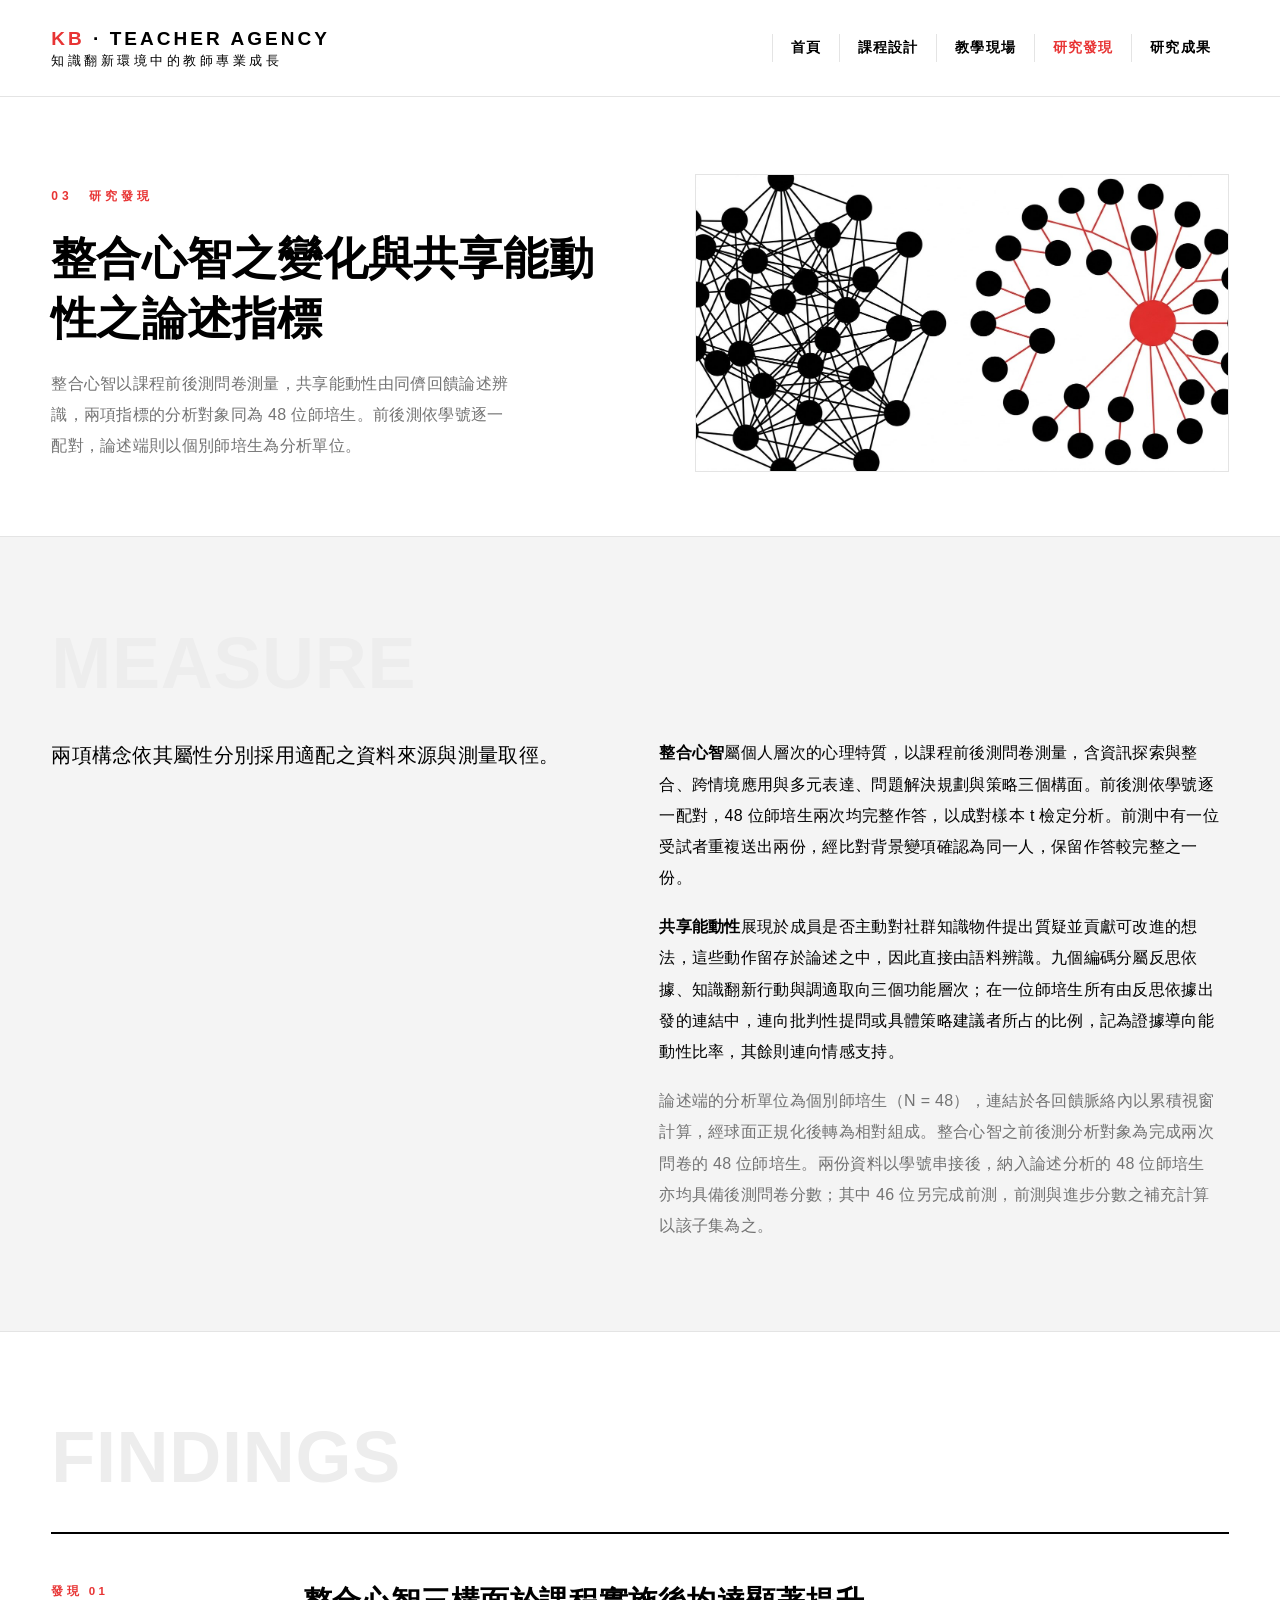
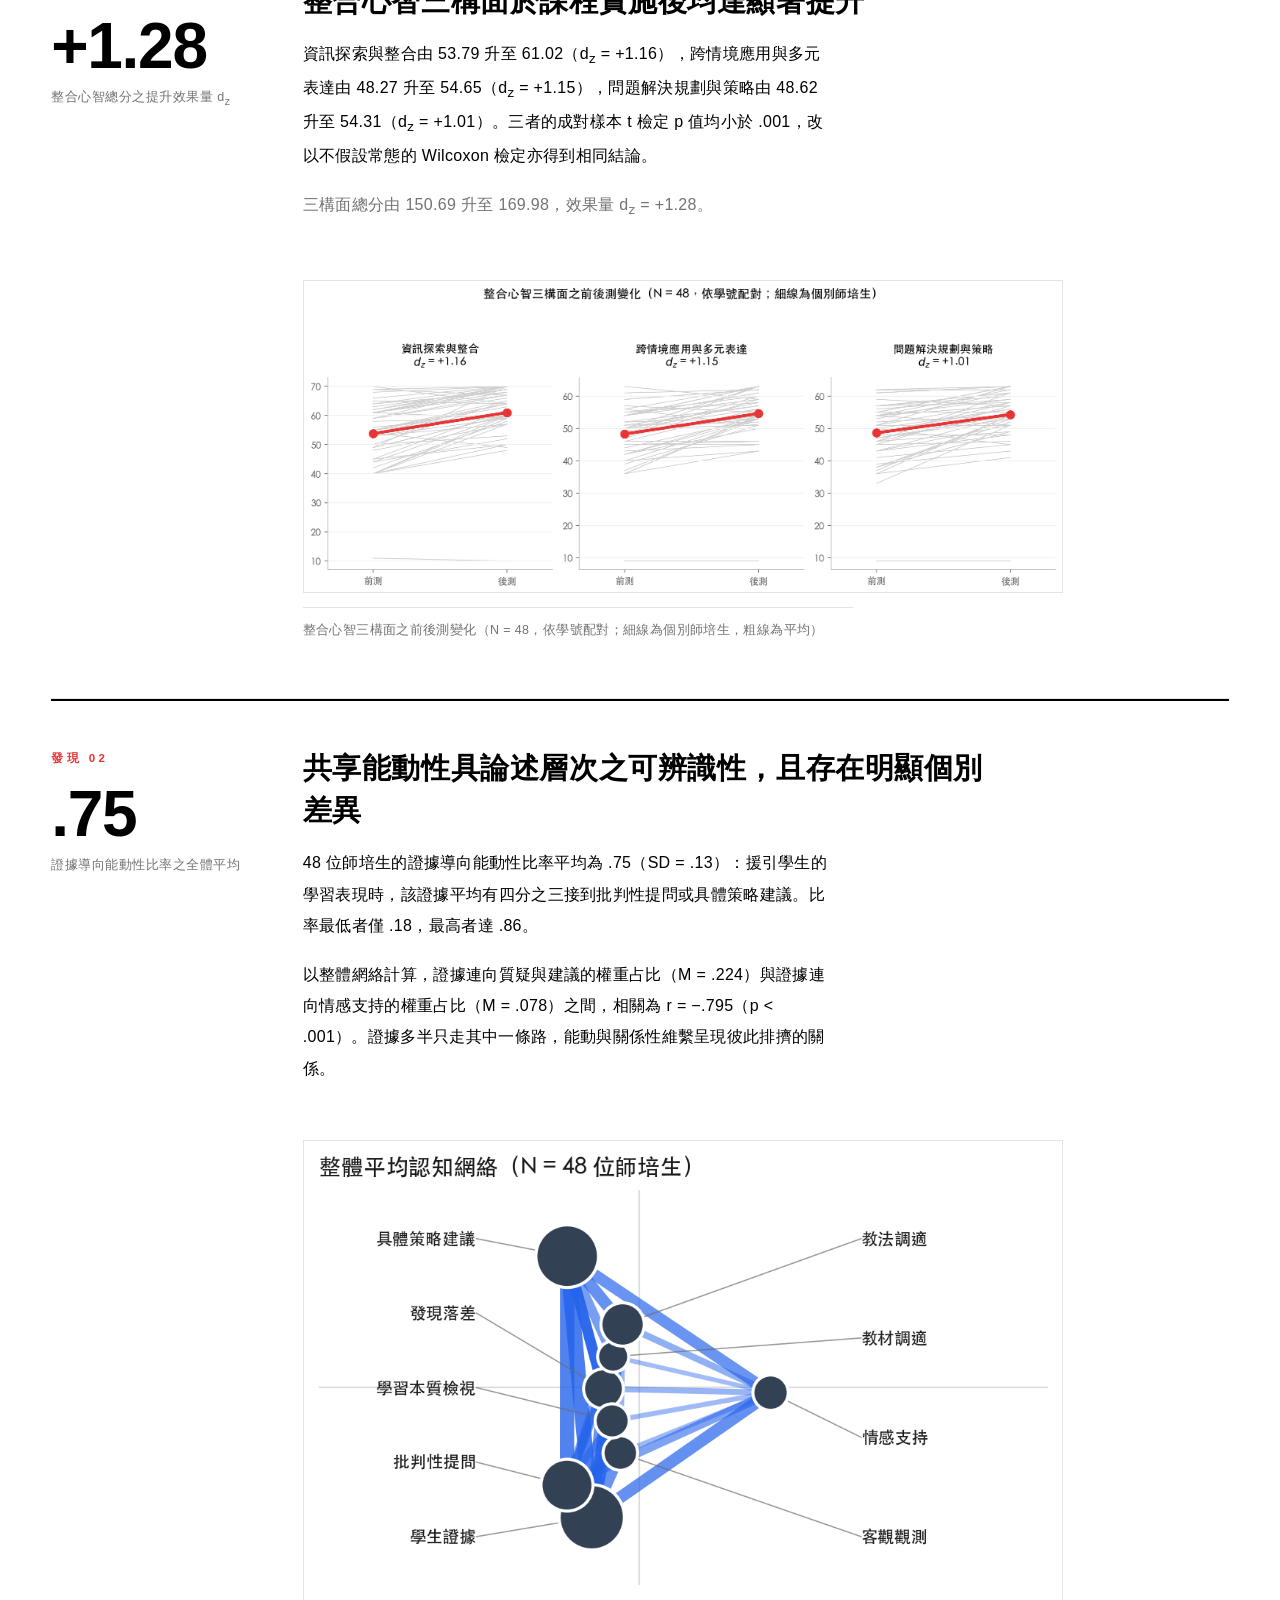
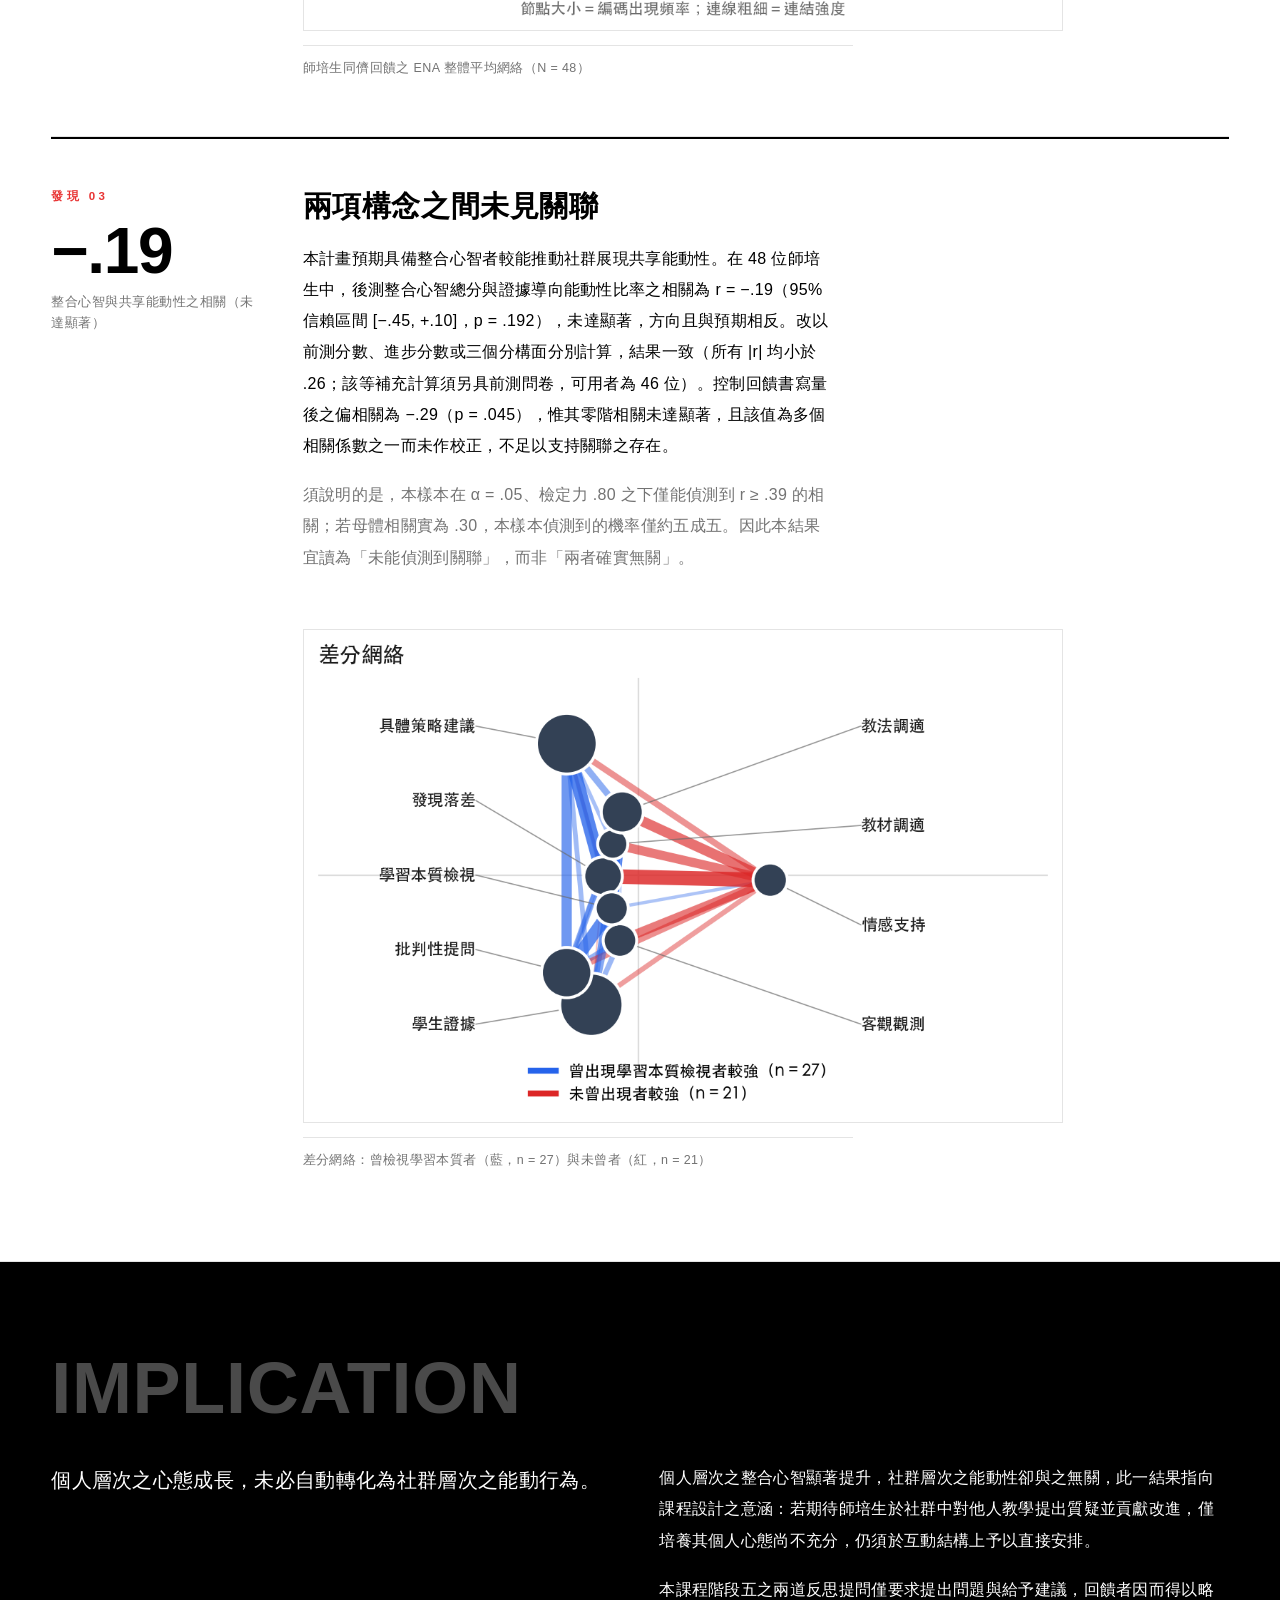
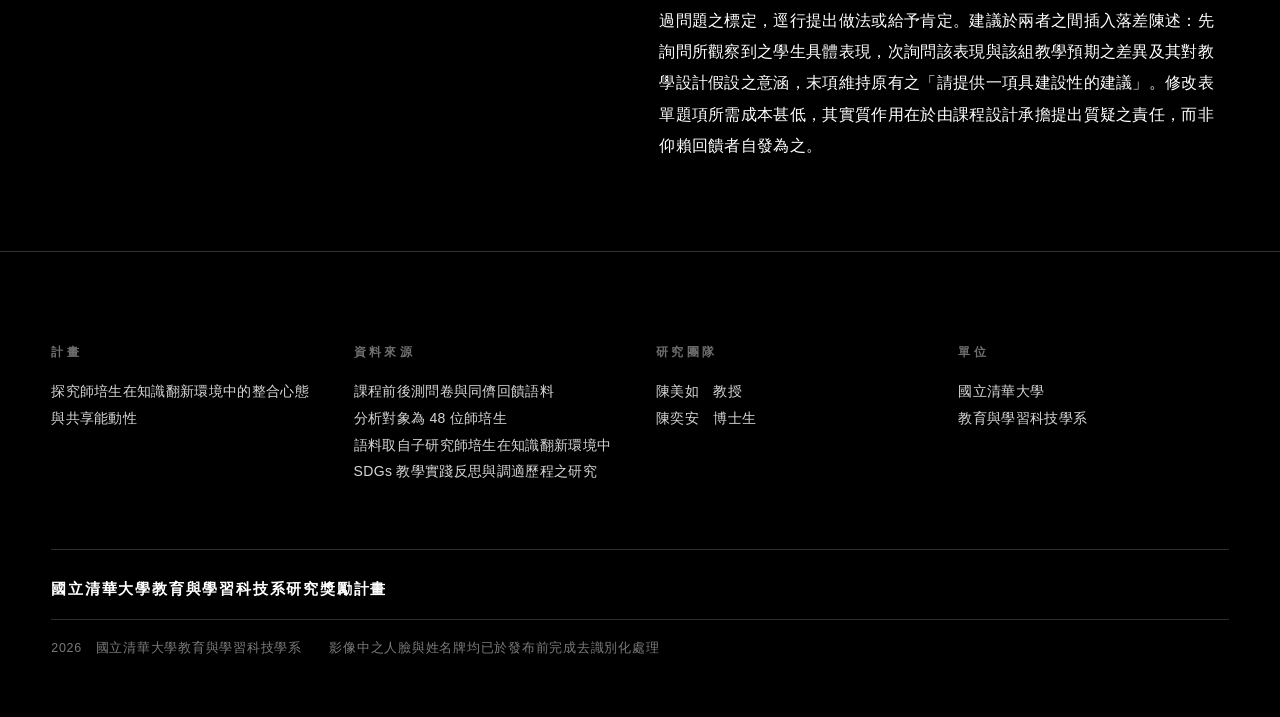
<file: findings.html>
<!doctype html>
<html lang="zh-Hant">
<head>
<meta charset="utf-8">
<meta name="viewport" content="width=device-width, initial-scale=1">
<title>研究發現｜探究師培生在知識翻新環境中的整合心態與共享能動性</title>
<meta name="description" content="認知網絡分析的方法、三項主要發現與研究限制之完整揭露">
<link rel="stylesheet" href="assets/site.css?v=69a6966b">
</head>
<body>

<header class="mast">
  <div class="mast-in">
    <a class="mark" href="index.html">
      <div class="en"><span>KB</span>&nbsp;&middot;&nbsp;TEACHER AGENCY</div>
      <div class="zh">知識翻新環境中的教師專業成長</div>
    </a>
    <button class="burger" aria-label="選單"><i></i><i></i><i></i></button>
    <nav class="nav"><a href="index.html">首頁</a><a href="course.html">課程設計</a><a href="field.html">教學現場</a><a href="findings.html" class="on">研究發現</a><a href="outputs.html">研究成果</a></nav>
  </div>
</header>

<section class="ph">
  <div class="ph-in">
    <div class="rv">
      <div class="kicker">03　研究發現</div>
      <h1>整合心智之變化與共享能動性之論述指標</h1>
      <p class="stand">整合心智以課程前後測問卷測量，共享能動性由同儕回饋論述辨識，兩項指標的分析對象同為 48 位師培生。前後測依學號逐一配對，論述端則以個別師培生為分析單位。</p>
    </div>
    <figure class="kv rv"><img src="assets/art/kv-findings.jpg?v=16a5ec7e" alt=""></figure>
  </div>
</section>

<section class="sec wash">
  <div class="shell">
    <h2 class="lab rv">Measure</h2>
    <div class="cols">
      <div class="rv"><p class="lead-p">兩項構念依其屬性分別採用適配之資料來源與測量取徑。</p></div>
      <div class="rv">
        <p><strong>整合心智</strong>屬個人層次的心理特質，以課程前後測問卷測量，含資訊探索與整合、跨情境應用與多元表達、問題解決規劃與策略三個構面。前後測依學號逐一配對，48 位師培生兩次均完整作答，以成對樣本 t 檢定分析。前測中有一位受試者重複送出兩份，經比對背景變項確認為同一人，保留作答較完整之一份。</p>
        <p><strong>共享能動性</strong>展現於成員是否主動對社群知識物件提出質疑並貢獻可改進的想法，這些動作留存於論述之中，因此直接由語料辨識。九個編碼分屬反思依據、知識翻新行動與調適取向三個功能層次；在一位師培生所有由反思依據出發的連結中，連向批判性提問或具體策略建議者所占的比例，記為證據導向能動性比率，其餘則連向情感支持。</p>
        <p class="muted">論述端的分析單位為個別師培生（N = 48），連結於各回饋脈絡內以累積視窗計算，經球面正規化後轉為相對組成。整合心智之前後測分析對象為完成兩次問卷的 48 位師培生。兩份資料以學號串接後，納入論述分析的 48 位師培生亦均具備後測問卷分數；其中 46 位另完成前測，前測與進步分數之補充計算以該子集為之。</p>
      </div>
    </div>
  </div>
</section>

<section class="sec">
  <div class="shell">
    <h2 class="lab rv">Findings</h2>

    <div class="find rv">
      <div class="find-grid">
        <div class="stat-col"><div class="rq">發現 01</div><div class="big">+1.28</div><div class="cap">整合心智總分之提升效果量 d<sub>z</sub></div></div>
        <div>
          <h2>整合心智三構面於課程實施後均達顯著提升</h2>
          <p>資訊探索與整合由 53.79 升至 61.02（d<sub>z</sub> = +1.16），跨情境應用與多元表達由 48.27 升至 54.65（d<sub>z</sub> = +1.15），問題解決規劃與策略由 48.62 升至 54.31（d<sub>z</sub> = +1.01）。三者的成對樣本 t 檢定 p 值均小於 .001，改以不假設常態的 Wilcoxon 檢定亦得到相同結論。</p>
          <p class="muted">三構面總分由 150.69 升至 169.98，效果量 d<sub>z</sub> = +1.28。</p>
        </div>
      </div>
      <figure class="plate"><img src="assets/figs/mindset_prepost.png?v=5ed8f749" alt="整合心智前後測變化">
        <figcaption>整合心智三構面之前後測變化（N = 48，依學號配對；細線為個別師培生，粗線為平均）</figcaption></figure>
    </div>

    <div class="find rv">
      <div class="find-grid">
        <div class="stat-col"><div class="rq">發現 02</div><div class="big">.75</div><div class="cap">證據導向能動性比率之全體平均</div></div>
        <div>
          <h2>共享能動性具論述層次之可辨識性，且存在明顯個別差異</h2>
          <p>48 位師培生的證據導向能動性比率平均為 .75（SD = .13）：援引學生的學習表現時，該證據平均有四分之三接到批判性提問或具體策略建議。比率最低者僅 .18，最高者達 .86。</p>
          <p>以整體網絡計算，證據連向質疑與建議的權重占比（M = .224）與證據連向情感支持的權重占比（M = .078）之間，相關為 r = −.795（p &lt; .001）。證據多半只走其中一條路，能動與關係性維繫呈現彼此排擠的關係。</p>
        </div>
      </div>
      <figure class="plate"><img src="assets/figs/ena_mean_zh.png?v=abbf970d" alt="ENA 整體平均網絡">
        <figcaption>師培生同儕回饋之 ENA 整體平均網絡（N = 48）</figcaption></figure>
    </div>

    <div class="find rv">
      <div class="find-grid">
        <div class="stat-col"><div class="rq">發現 03</div><div class="big">−.19</div><div class="cap">整合心智與共享能動性之相關（未達顯著）</div></div>
        <div>
          <h2>兩項構念之間未見關聯</h2>
          <p>本計畫預期具備整合心智者較能推動社群展現共享能動性。在 48 位師培生中，後測整合心智總分與證據導向能動性比率之相關為 r = −.19（95% 信賴區間 [−.45, +.10]，p = .192），未達顯著，方向且與預期相反。改以前測分數、進步分數或三個分構面分別計算，結果一致（所有 |r| 均小於 .26；該等補充計算須另具前測問卷，可用者為 46 位）。控制回饋書寫量後之偏相關為 −.29（p = .045），惟其零階相關未達顯著，且該值為多個相關係數之一而未作校正，不足以支持關聯之存在。</p>
          <p class="muted">須說明的是，本樣本在 α = .05、檢定力 .80 之下僅能偵測到 r ≥ .39 的相關；若母體相關實為 .30，本樣本偵測到的機率僅約五成五。因此本結果宜讀為「未能偵測到關聯」，而非「兩者確實無關」。</p>
        </div>
      </div>
      <figure class="plate"><img src="assets/figs/ena_diff_zh.png?v=36b4ef4c" alt="差分網絡">
        <figcaption>差分網絡：曾檢視學習本質者（藍，n = 27）與未曾者（紅，n = 21）</figcaption></figure>
    </div>
  </div>
</section>

<section class="sec ink">
  <div class="shell">
    <h2 class="lab rv">Implication</h2>
    <div class="cols">
      <div class="rv"><p class="lead-p">個人層次之心態成長，未必自動轉化為社群層次之能動行為。</p></div>
      <div class="rv">
        <p>個人層次之整合心智顯著提升，社群層次之能動性卻與之無關，此一結果指向課程設計之意涵：若期待師培生於社群中對他人教學提出質疑並貢獻改進，僅培養其個人心態尚不充分，仍須於互動結構上予以直接安排。</p>
        <p>本課程階段五之兩道反思提問僅要求提出問題與給予建議，回饋者因而得以略過問題之標定，逕行提出做法或給予肯定。建議於兩者之間插入落差陳述：先詢問所觀察到之學生具體表現，次詢問該表現與該組教學預期之差異及其對教學設計假設之意涵，末項維持原有之「請提供一項具建設性的建議」。修改表單題項所需成本甚低，其實質作用在於由課程設計承擔提出質疑之責任，而非仰賴回饋者自發為之。</p>
      </div>
    </div>
  </div>
</section>



<footer class="foot">
  <div class="shell">
    <div class="grid">
      <div>
        <h4>計畫</h4>
        <p>探究師培生在知識翻新環境中的整合心態與共享能動性</p>
      </div>
      <div>
        <h4>資料來源</h4>
        <p>課程前後測問卷與同儕回饋語料<br>分析對象為 48 位師培生<br>語料取自子研究師培生在知識翻新環境中 SDGs 教學實踐反思與調適歷程之研究</p>
      </div>
      <div>
        <h4>研究團隊</h4>
        <p>陳美如　教授<br>陳奕安　博士生</p>
      </div>
      <div>
        <h4>單位</h4>
        <p>國立清華大學<br>教育與學習科技學系</p>
      </div>
    </div>
    <div class="fund">國立清華大學教育與學習科技系研究獎勵計畫</div>
    <div class="bar">2026　國立清華大學教育與學習科技學系　　影像中之人臉與姓名牌均已於發布前完成去識別化處理</div>
  </div>
</footer>

<div class="lb" id="lb"><button class="x" id="lbx" aria-label="關閉">×</button><div id="lbBody"></div><div class="cap" id="lbCap"></div></div>

<script src="assets/manifest.js?v=47760fdc"></script>
<script src="assets/site.js?v=cc3c981f"></script>
</body>
</html>
</file>
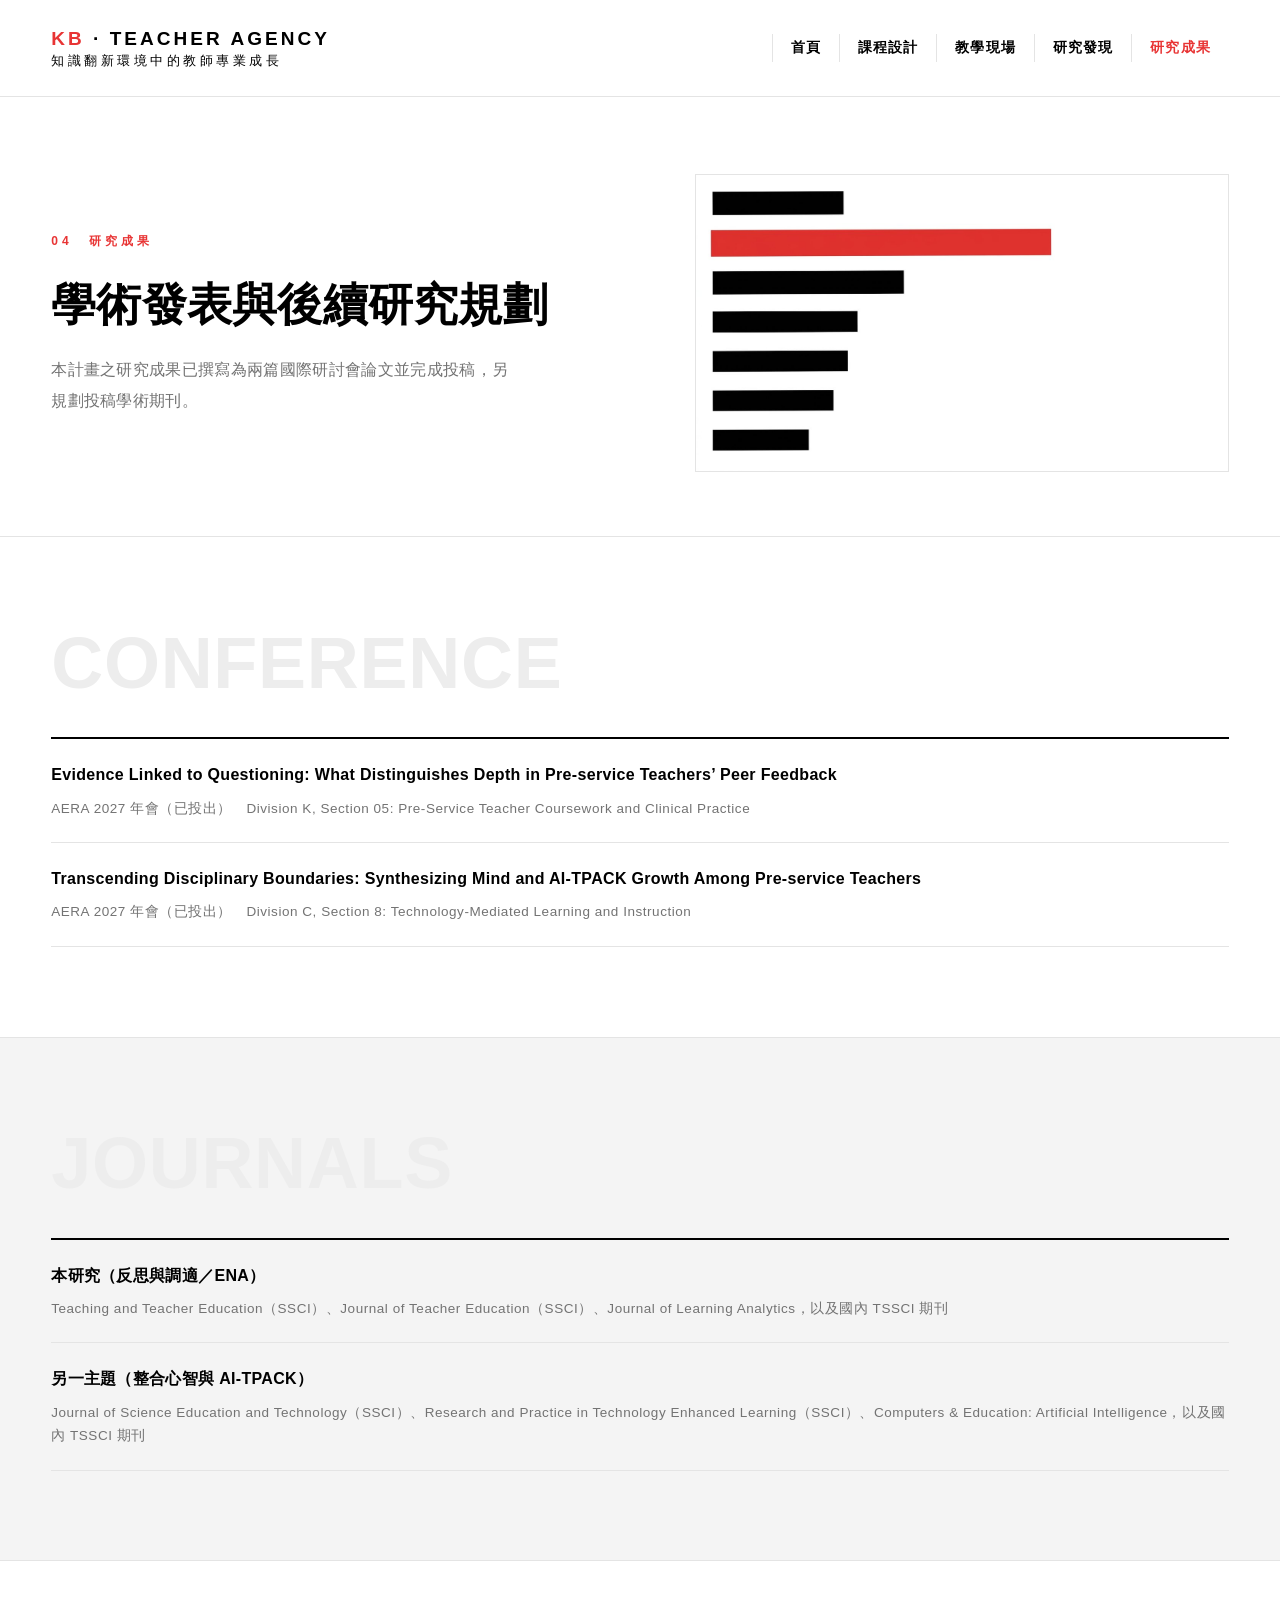
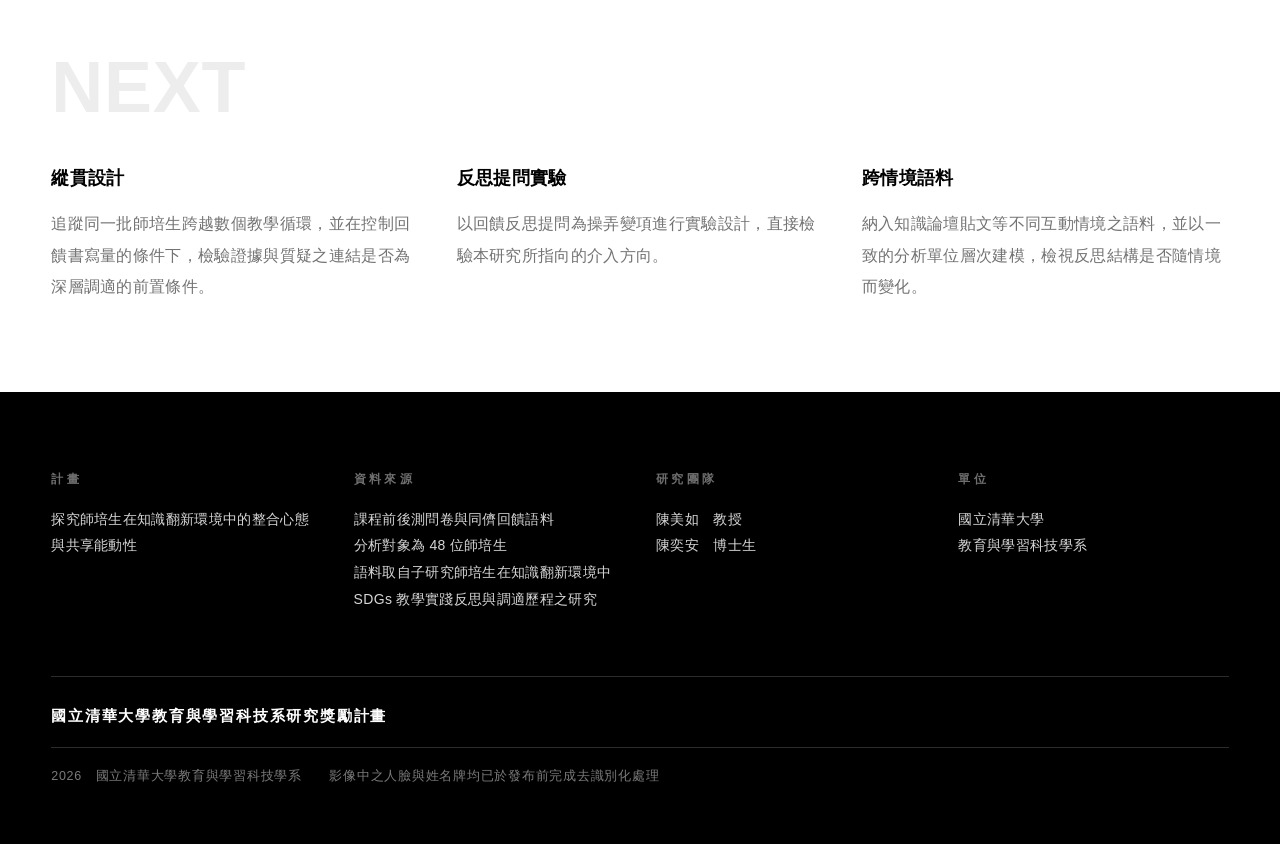
<file: outputs.html>
<!doctype html>
<html lang="zh-Hant">
<head>
<meta charset="utf-8">
<meta name="viewport" content="width=device-width, initial-scale=1">
<title>研究成果｜探究師培生在知識翻新環境中的整合心態與共享能動性</title>
<meta name="description" content="已投稿之國際研討會論文與期刊投稿規劃">
<link rel="stylesheet" href="assets/site.css?v=69a6966b">
</head>
<body>

<header class="mast">
  <div class="mast-in">
    <a class="mark" href="index.html">
      <div class="en"><span>KB</span>&nbsp;&middot;&nbsp;TEACHER AGENCY</div>
      <div class="zh">知識翻新環境中的教師專業成長</div>
    </a>
    <button class="burger" aria-label="選單"><i></i><i></i><i></i></button>
    <nav class="nav"><a href="index.html">首頁</a><a href="course.html">課程設計</a><a href="field.html">教學現場</a><a href="findings.html">研究發現</a><a href="outputs.html" class="on">研究成果</a></nav>
  </div>
</header>

<section class="ph">
  <div class="ph-in">
    <div class="rv">
      <div class="kicker">04　研究成果</div>
      <h1>學術發表與後續研究規劃</h1>
      <p class="stand">本計畫之研究成果已撰寫為兩篇國際研討會論文並完成投稿，另規劃投稿學術期刊。</p>
    </div>
    <figure class="kv rv"><img src="assets/art/kv-outputs.jpg?v=0e3ad57b" alt=""></figure>
  </div>
</section>

<section class="sec">
  <div class="shell">
    <h2 class="lab rv">Conference</h2>
    <div class="list rv">
      <ul>
        <li>
          <div class="t">Evidence Linked to Questioning: What Distinguishes Depth in Pre-service Teachers’ Peer Feedback</div>
          <div class="m">AERA 2027 年會（已投出）　Division K, Section 05: Pre-Service Teacher Coursework and Clinical Practice</div>
        </li>
        <li>
          <div class="t">Transcending Disciplinary Boundaries: Synthesizing Mind and AI-TPACK Growth Among Pre-service Teachers</div>
          <div class="m">AERA 2027 年會（已投出）　Division C, Section 8: Technology-Mediated Learning and Instruction</div>
        </li>
      </ul>
    </div>
  </div>
</section>

<section class="sec wash">
  <div class="shell">
    <h2 class="lab rv">Journals</h2>
    <div class="list rv">
      <ul>
        <li>
          <div class="t">本研究（反思與調適／ENA）</div>
          <div class="m">Teaching and Teacher Education（SSCI）、Journal of Teacher Education（SSCI）、Journal of Learning Analytics，以及國內 TSSCI 期刊</div>
        </li>
        <li>
          <div class="t">另一主題（整合心智與 AI-TPACK）</div>
          <div class="m">Journal of Science Education and Technology（SSCI）、Research and Practice in Technology Enhanced Learning（SSCI）、Computers &amp; Education: Artificial Intelligence，以及國內 TSSCI 期刊</div>
        </li>
      </ul>
    </div>
  </div>
</section>

<section class="sec">
  <div class="shell">
    <h2 class="lab rv">Next</h2>
    <div class="cols">
      <div class="rv"><h3>縱貫設計</h3><p class="muted">追蹤同一批師培生跨越數個教學循環，並在控制回饋書寫量的條件下，檢驗證據與質疑之連結是否為深層調適的前置條件。</p></div>
      <div class="rv"><h3>反思提問實驗</h3><p class="muted">以回饋反思提問為操弄變項進行實驗設計，直接檢驗本研究所指向的介入方向。</p></div>
      <div class="rv"><h3>跨情境語料</h3><p class="muted">納入知識論壇貼文等不同互動情境之語料，並以一致的分析單位層次建模，檢視反思結構是否隨情境而變化。</p></div>
    </div>
  </div>
</section>


<footer class="foot">
  <div class="shell">
    <div class="grid">
      <div>
        <h4>計畫</h4>
        <p>探究師培生在知識翻新環境中的整合心態與共享能動性</p>
      </div>
      <div>
        <h4>資料來源</h4>
        <p>課程前後測問卷與同儕回饋語料<br>分析對象為 48 位師培生<br>語料取自子研究師培生在知識翻新環境中 SDGs 教學實踐反思與調適歷程之研究</p>
      </div>
      <div>
        <h4>研究團隊</h4>
        <p>陳美如　教授<br>陳奕安　博士生</p>
      </div>
      <div>
        <h4>單位</h4>
        <p>國立清華大學<br>教育與學習科技學系</p>
      </div>
    </div>
    <div class="fund">國立清華大學教育與學習科技系研究獎勵計畫</div>
    <div class="bar">2026　國立清華大學教育與學習科技學系　　影像中之人臉與姓名牌均已於發布前完成去識別化處理</div>
  </div>
</footer>

<div class="lb" id="lb"><button class="x" id="lbx" aria-label="關閉">×</button><div id="lbBody"></div><div class="cap" id="lbCap"></div></div>

<script src="assets/manifest.js?v=47760fdc"></script>
<script src="assets/site.js?v=cc3c981f"></script>
</body>
</html>
</file>
<file: assets/site.css>
/* ===========================================================
   計畫成果網站　樣式系統
   識別參考：台北當代藝術館（純白、純黑、單一訊號紅、硬邊方塊、無襯線）
   =========================================================== */

:root{
  --num:"Helvetica Neue",Helvetica,Arial,sans-serif;
  --w:#FFFFFF;
  --k:#000000;
  --k-2:#272727;
  --grey:#737373;
  --grey-2:#A8A8A8;
  --rule:#E4E4E4;
  --wash:#F4F4F4;
  --red:#E83434;
  --red-2:#FF6060;

  /* 拉丁字型置前：英數與數學符號取自 Helvetica，中文字不在其字符集內會自動回退到中文字型。
     這可避免 U+2212 減號落到中文字型而被渲染成近似「一」的長橫。 */
  --sans:"Helvetica Neue",Helvetica,Arial,"Noto Sans TC","PingFang TC","PingFang SC",
         "Microsoft JhengHei","Heiti TC",-apple-system,BlinkMacSystemFont,sans-serif;
  --mono:"SF Mono",ui-monospace,Menlo,Consolas,monospace;

  --pad:clamp(20px,4vw,64px);
  --maxw:1440px;
  --mast-h:96px;
}

*{box-sizing:border-box}
html{-webkit-text-size-adjust:100%}
body{
  margin:0; background:var(--w); color:var(--k);
  font-family:var(--sans); font-size:16px; line-height:1.95;
  font-weight:400; letter-spacing:.02em;
  -webkit-font-smoothing:antialiased;
}
img{max-width:100%; display:block}
a{color:var(--k); text-decoration:none}
a:hover{color:var(--red)}

/* ---------- 骨架 ---------- */
.shell{max-width:var(--maxw); margin:0 auto; padding:0 var(--pad)}
.rule{height:1px; background:var(--rule); border:0; margin:0}

/* ---------- 標頭 ---------- */
.mast{position:sticky; top:0; z-index:100; background:var(--w); border-bottom:1px solid var(--rule)}
.mast-in{max-width:var(--maxw); margin:0 auto; padding:0 var(--pad);
  min-height:var(--mast-h); display:flex; align-items:center; justify-content:space-between; gap:24px}
.mark{display:block; line-height:1.15; padding:18px 0}
.mark .en{font-size:19px; font-weight:800; letter-spacing:.16em}
.mark .en span{color:var(--red)}
.mark .zh{font-size:12.5px; letter-spacing:.28em; color:var(--k); margin-top:4px; font-weight:500}
.mark:hover{color:var(--k)}

.nav{display:flex; align-items:stretch; gap:0}
.nav a{display:flex; align-items:center; padding:0 18px; font-size:14px; font-weight:700; letter-spacing:.08em;
  border-left:1px solid var(--rule); align-self:stretch}
.nav a.on{color:var(--red)}
.nav a.cta{background:var(--red); color:var(--w); border-left:0; margin-left:14px; padding:0 26px}
.nav a.cta:hover{background:var(--k); color:var(--w)}

.burger{display:none; width:52px; height:52px; background:var(--k); border:0; cursor:pointer; padding:0}
.burger i{display:block; width:22px; height:2px; background:var(--w); margin:4px auto}

@media(max-width:900px){
  :root{--mast-h:72px}
  .nav{position:fixed; inset:var(--mast-h) 0 auto 0; background:var(--w); flex-direction:column;
    border-bottom:1px solid var(--rule); transform:translateY(-140%); transition:transform .35s cubic-bezier(.2,.7,.2,1)}
  .nav.open{transform:none}
  .nav a{border-left:0; border-top:1px solid var(--rule); padding:18px var(--pad); font-size:15px}
  .nav a.cta{margin-left:0; padding:18px var(--pad)}
  .burger{display:block}
  .mark .en{font-size:16px} .mark .zh{font-size:11px; letter-spacing:.22em}
}

/* ---------- 頁首主視覺 ---------- */
.ph{border-bottom:1px solid var(--rule)}
.ph-in{max-width:var(--maxw); margin:0 auto; padding:clamp(40px,6vw,84px) var(--pad) clamp(36px,5vw,64px);
  display:grid; grid-template-columns:minmax(0,1fr) minmax(0,.92fr); gap:clamp(24px,5vw,64px); align-items:center}
@media(max-width:1000px){.ph-in{grid-template-columns:1fr; gap:28px}}
.kicker{font-size:12px; font-weight:800; letter-spacing:.34em; color:var(--red); margin-bottom:20px;
  max-width:100%; overflow-wrap:break-word}
/* 補助單位名稱較長，窄螢幕收斂字距以免撐破版面 */
@media(max-width:560px){.kicker{letter-spacing:.16em; font-size:11.5px; line-height:1.9}}
.ph h1{margin:0; font-weight:800; letter-spacing:.005em;
  font-size:clamp(27px,3.5vw,46px); line-height:1.34}
.ph .stand{margin:20px 0 0; font-size:16px; color:var(--grey); max-width:52ch; line-height:1.95}
.ph .kv{margin:0; border:1px solid var(--rule)}
.ph .kv img{width:100%; height:auto}

/* 首頁的加大版 */
.ph.lead .ph-in{padding-top:clamp(52px,7vw,104px)}
.ph.lead h1{font-size:clamp(30px,4.4vw,60px); line-height:1.26}

/* ---------- 區段 ---------- */
.sec{padding:clamp(56px,7vw,104px) 0; border-bottom:1px solid var(--rule)}
.sec:last-of-type{border-bottom:0}
.sec.wash{background:var(--wash)}
.sec.ink{background:var(--k); color:var(--w)}
.sec.ink .lab{color:#4A4A4A}
.sec.ink h2, .sec.ink a{color:var(--w)}
.sec.ink .rule{background:#333}

/* 需高於 .sec h2（同為 0,1,1 且在其前），故加上 .sec 前綴 */
.sec h2.lab{font-size:clamp(34px,6vw,72px); font-weight:800; letter-spacing:.01em; line-height:1;
  color:#EDEDED; margin:0 0 clamp(22px,3vw,44px); text-transform:uppercase;
  /* 最長的標為 DOCUMENTATION；窄螢幕下以 vw 收斂，並保留斷字作為最後防線 */
  overflow-wrap:break-word}
.sec h2{margin:0 0 22px; font-size:clamp(21px,2.4vw,29px); font-weight:800; letter-spacing:.02em; line-height:1.45}
.sec h3{margin:0 0 12px; font-size:18px; font-weight:800; letter-spacing:.02em}
.sec p{margin:0 0 18px; max-width:35em}
.sec p:last-child{margin-bottom:0}
.lead-p{font-size:clamp(17px,1.6vw,20px); line-height:1.8; max-width:22em; font-weight:500}
.muted{color:var(--grey)}

.cols{display:grid; grid-template-columns:repeat(auto-fit,minmax(min(100%,280px),1fr)); gap:clamp(20px,3vw,44px)}

/* ---------- 數字 ---------- */
.figs{display:grid; grid-template-columns:repeat(4,1fr); border-top:2px solid var(--k)}
.figs .f{padding:26px 20px 30px; border-right:1px solid var(--rule)}
.figs .f:last-child{border-right:0}
.figs b{display:block; font-family:var(--num); font-size:clamp(32px,4vw,54px); font-weight:700;
  line-height:1; letter-spacing:-.01em; font-variant-numeric:tabular-nums}
.figs .f:nth-child(2) b{color:var(--red)}
.figs span{display:block; margin-top:12px; font-size:13px; color:var(--grey); letter-spacing:.06em; line-height:1.7}
@media(max-width:860px){.figs{grid-template-columns:repeat(2,1fr)}
  .figs .f{border-bottom:1px solid var(--rule)}
  .figs .f:nth-child(2n){border-right:0}}

/* ---------- 索引卡（首頁導引） ---------- */
.index-list{border-top:2px solid var(--k)}
.ix{display:grid; grid-template-columns:76px minmax(0,1fr) auto; gap:clamp(14px,3vw,40px);
  align-items:center; padding:clamp(22px,3vw,34px) 0; border-bottom:1px solid var(--rule)}
.ix:hover{color:var(--k)}
.ix .n{font-size:13px; font-weight:800; letter-spacing:.16em; color:var(--grey-2)}
.ix h3{margin:0 0 6px; font-size:clamp(19px,2.1vw,26px); font-weight:800; letter-spacing:.02em}
.ix p{margin:0; font-size:14.5px; color:var(--grey); max-width:60ch; line-height:1.8}
.ix .go{width:46px; height:46px; background:var(--wash); display:grid; place-items:center; flex:none;
  font-size:17px; transition:background .25s, color .25s}
.ix:hover .go{background:var(--red); color:var(--w)}
.ix:hover h3{color:var(--red)}
@media(max-width:700px){.ix{grid-template-columns:1fr auto; gap:14px} .ix .n{grid-column:1/-1}}

/* ---------- 階段 ---------- */
.stage{display:grid; grid-template-columns:96px minmax(0,1fr); gap:clamp(16px,3vw,36px);
  padding:28px 0; border-bottom:1px solid var(--rule)}
.stage:first-of-type{border-top:2px solid var(--k)}
.stage .n{font-family:var(--num); font-size:34px; font-weight:700; line-height:1; letter-spacing:-.02em; font-variant-numeric:tabular-nums}
.stage.loop .n{color:var(--red)}
.stage h3{margin:0 0 8px}
.stage p{margin:0; color:var(--grey); font-size:15px; max-width:64ch}
@media(max-width:700px){.stage{grid-template-columns:56px minmax(0,1fr)} .stage .n{font-size:26px}}

.cond{border-top:2px solid var(--k); padding-top:22px}
.cond h3{margin:0 0 10px; font-size:17px}
.cond p{margin:0; font-size:14.5px; color:var(--grey)}

/* ---------- 發現 ---------- */
.find{--stat-w:208px; --stat-gap:clamp(22px,3.4vw,56px);
  border-top:2px solid var(--k); padding:clamp(30px,3.6vw,46px) 0 clamp(38px,4.4vw,58px);
  border-bottom:1px solid var(--rule)}
.find:last-of-type{border-bottom:0; padding-bottom:0}

/* 數字欄固定為窄欄，避免短數字占住半個版面而留下大片空白 */
.find-grid{display:grid; grid-template-columns:minmax(0,var(--stat-w)) minmax(0,1fr);
  gap:var(--stat-gap); align-items:start}
@media(max-width:860px){.find-grid{grid-template-columns:1fr; gap:4px}}

.find .stat-col{position:sticky; top:calc(var(--mast-h) + 28px)}
@media(max-width:860px){.find .stat-col{position:static}}
.find .rq{font-size:11.5px; font-weight:800; letter-spacing:.3em; color:var(--red); margin-bottom:14px}
.find .big{font-family:var(--num); font-size:clamp(42px,5vw,66px); font-weight:700; line-height:.95;
  letter-spacing:-.02em; font-variant-numeric:tabular-nums; margin-bottom:10px}
.find .cap{font-size:12.5px; color:var(--grey); letter-spacing:.04em; line-height:1.7; margin-bottom:0}
@media(max-width:860px){.find .cap{margin-bottom:20px}}

/* 中文一行以 32 至 34 字最易讀，em 對 CJK 即為字寬 */
.find h2{margin:0 0 16px; max-width:24em}
.find p{max-width:33em}
.find .find-grid > div + div > p + p{margin-top:0}

figure.plate{margin:clamp(32px,4.4vw,56px) 0 0; padding:0}
/* 發現區塊內的圖表：與文字欄對齊，並限制寬度。
   ENA 圖原生寬度為 1031 與 1063 px，上限 760px 可避免放大而失真。 */
.find > figure.plate{margin-left:calc(var(--stat-w) + var(--stat-gap)); max-width:760px}
@media(max-width:860px){.find > figure.plate{margin-left:0; max-width:100%}}
figure.plate img{width:100%; border:1px solid var(--rule)}
figure.plate figcaption{margin-top:14px; padding-top:12px; border-top:1px solid var(--rule);
  font-size:12.5px; color:var(--grey); line-height:1.75; letter-spacing:.03em; max-width:44em}

/* ---------- 揭露 ---------- */
.disclose{border:2px solid var(--red); padding:clamp(24px,3.5vw,44px)}
.disclose .tag{display:inline-block; background:var(--red); color:var(--w); font-size:12px; font-weight:800;
  letter-spacing:.24em; padding:6px 14px; margin-bottom:22px}
.disclose p{max-width:36em}

/* ---------- 表列 ---------- */
.list{border-top:2px solid var(--k)}
.list li{list-style:none; padding:22px 0; border-bottom:1px solid var(--rule)}
.list ul{margin:0; padding:0}
.list .t{font-size:16px; font-weight:700; line-height:1.7}
.list .m{margin-top:8px; font-size:13.5px; color:var(--grey); letter-spacing:.04em; line-height:1.75}

/* ---------- 影音 ---------- */
.video{border:1px solid var(--rule); background:#000; position:relative; aspect-ratio:16/9}
.video iframe{position:absolute; inset:0; width:100%; height:100%; border:0}
.gal{display:grid; grid-template-columns:repeat(12,1fr); gap:10px}
.g{grid-column:span 4; min-width:0; aspect-ratio:4/3; overflow:hidden; background:var(--wash); cursor:zoom-in; position:relative}
.g.w{grid-column:span 6; aspect-ratio:16/10}
.g.t{grid-column:span 3; aspect-ratio:3/4}
.g img{width:100%; height:100%; object-fit:cover; transition:transform .7s cubic-bezier(.2,.7,.2,1)}
.g:hover img{transform:scale(1.05)}
.g .pl{position:absolute; left:0; bottom:0; background:var(--red); color:var(--w); font-size:11px;
  font-weight:800; letter-spacing:.14em; padding:6px 12px}
@media(max-width:860px){.g,.g.w,.g.t{grid-column:span 6; aspect-ratio:4/3}}
@media(max-width:540px){.gal{grid-template-columns:1fr} .g,.g.w,.g.t{grid-column:auto}}

.lb{position:fixed; inset:0; z-index:200; background:rgba(0,0,0,.95); display:none; place-items:center; padding:28px}
.lb.on{display:grid}
.lb img,.lb video{max-width:94vw; max-height:84vh}
.lb .cap{position:absolute; left:0; right:0; bottom:20px; text-align:center; color:#bbb; font-size:13px; padding:0 24px}
.lb .x{position:absolute; top:16px; right:18px; width:44px; height:44px; background:var(--red); color:var(--w);
  border:0; font-size:20px; cursor:pointer}

/* ---------- 頁尾 ---------- */
footer.foot{background:var(--k); color:var(--w); padding:clamp(44px,6vw,80px) 0 clamp(36px,5vw,56px)}
/* 深色區段直接接深色頁尾時會連成一片，補一道分隔線與額外留白 */
.sec.ink + footer.foot{border-top:1px solid #333; padding-top:clamp(52px,7vw,92px)}
footer.foot a{color:var(--w)} footer.foot a:hover{color:var(--red-2)}
footer.foot .grid{display:grid; grid-template-columns:repeat(auto-fit,minmax(min(100%,220px),1fr)); gap:32px}
footer.foot h4{margin:0 0 14px; font-size:12px; font-weight:800; letter-spacing:.28em; color:#6E6E6E}
footer.foot p{margin:0 0 8px; font-size:14px; line-height:1.9; color:#D6D6D6}
footer.foot .fund{margin-top:clamp(32px,5vw,56px); padding-top:26px; border-top:1px solid #2C2C2C;
  font-size:15px; font-weight:700; color:var(--w); letter-spacing:.12em; line-height:1.7}
footer.foot .bar{margin-top:18px; padding-top:16px; border-top:1px solid #2C2C2C;
  font-size:12.5px; color:#7A7A7A; letter-spacing:.06em}

/* ---------- 進場 ---------- */
.js .rv{opacity:0; transform:translateY(14px); transition:opacity .7s cubic-bezier(.2,.7,.2,1), transform .7s cubic-bezier(.2,.7,.2,1)}
.js .rv.in{opacity:1; transform:none}
@media(prefers-reduced-motion:reduce){.js .rv{opacity:1; transform:none; transition:none}}


/* ===========================================================
   響應式補強
   =========================================================== */

/* 錨點捲動時避開固定標頭 */
:target,.find,.sec h2{scroll-margin-top:calc(var(--mast-h) + 24px)}

/* 瀏海與圓角螢幕的安全區 */
@supports(padding:max(0px)){
  .shell,.mast-in,.ph-in{
    padding-left:max(var(--pad),env(safe-area-inset-left));
    padding-right:max(var(--pad),env(safe-area-inset-right));
  }
  footer.foot{padding-bottom:max(clamp(36px,5vw,56px),env(safe-area-inset-bottom))}
}

/* 觸控裝置：hover 效果無法觸發，改以點擊回饋取代，避免停在放大狀態 */
@media(hover:none){
  .g:hover img{transform:none}
  .g:active img{transform:scale(1.03)}
  .ix:hover .go{background:var(--wash); color:var(--k)}
  .ix:hover h3{color:var(--k)}
  .ix:active .go{background:var(--red); color:var(--w)}
  .ix:active h3{color:var(--red)}
  .nav a:hover,a:hover{color:inherit}
  .nav a.on{color:var(--red)}
}

/* 行動版選單：項目多或橫向持機時仍可捲動 */
@media(max-width:900px){
  .nav{max-height:calc(100svh - var(--mast-h)); overflow-y:auto; -webkit-overflow-scrolling:touch}
  .nav a{min-height:52px}
}

/* 橫向持機的矮螢幕：壓縮標頭與區段留白 */
@media(max-height:520px) and (orientation:landscape){
  :root{--mast-h:56px}
  .mark{padding:10px 0}
  .mark .zh{display:none}
  .sec{padding:40px 0}
  .ph-in{padding-top:28px; padding-bottom:24px}
}

/* 平板：主視覺與內文並排會過擠，改為堆疊但限制圖高 */
@media(min-width:701px) and (max-width:1000px){
  .ph .kv img{max-height:46svh; width:100%; object-fit:cover; object-position:center}
}

/* 手機：關鍵數字由二欄改為單欄，避免換行破碎 */
@media(max-width:420px){
  .figs{grid-template-columns:1fr}
  .figs .f{border-right:0; border-bottom:1px solid var(--rule); padding:20px 0 22px}
  .figs .f:last-child{border-bottom:0}
  .figs span br{display:none}
  .sec h2.lab{font-size:clamp(23px,8.4vw,34px)}
  .find .big{font-size:44px}
  .stage{grid-template-columns:44px minmax(0,1fr); gap:14px}
  .stage .n{font-size:23px}
  .ph .kv img{max-height:40svh; object-fit:cover}
}

/* 圖表在小螢幕上縮到不可讀，提示可點開放大 */
@media(max-width:860px){
  figure.plate{position:relative; cursor:zoom-in}
  figure.plate::after{content:"點擊放大"; position:absolute; right:0; bottom:0;
    background:var(--k); color:var(--w); font-size:11px; font-weight:700;
    letter-spacing:.14em; padding:5px 10px}
}

/* 大螢幕：避免行長過長 */
@media(min-width:1600px){
  .sec p{max-width:36em}
}
</file>
